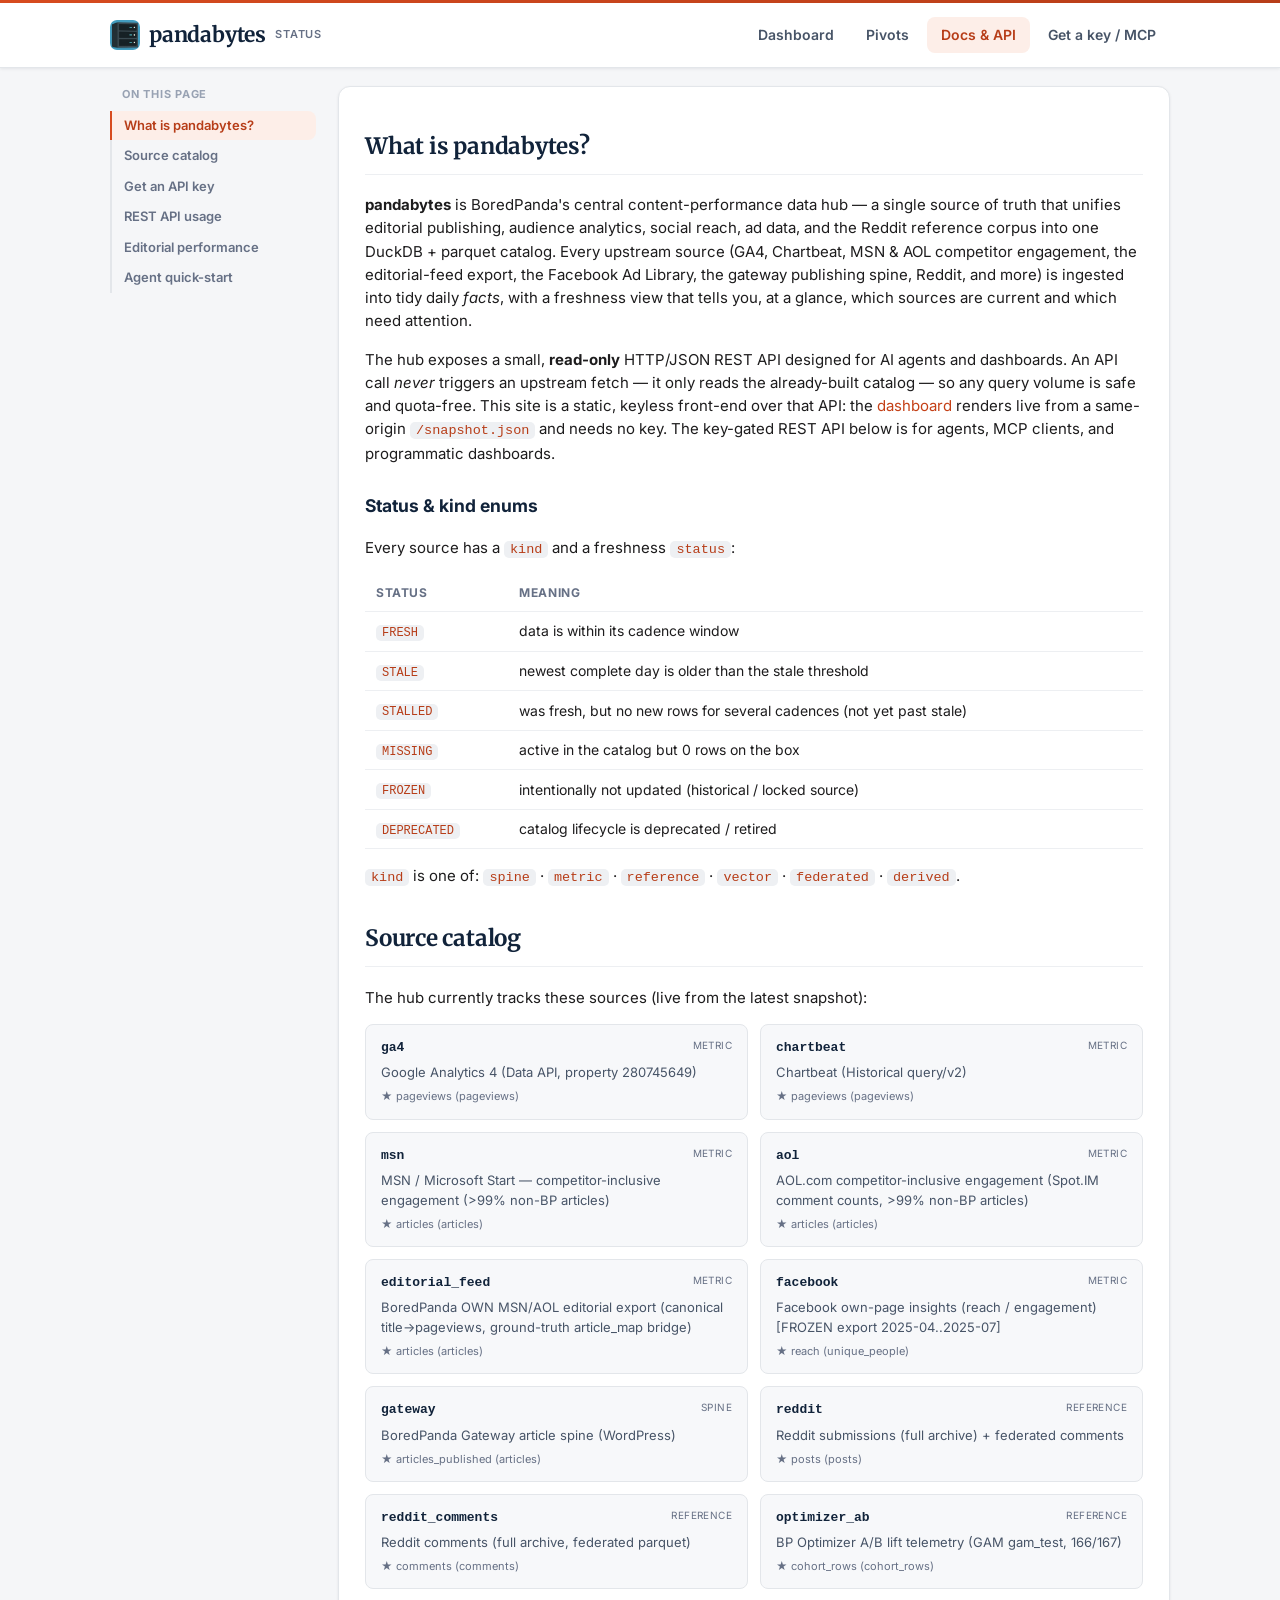
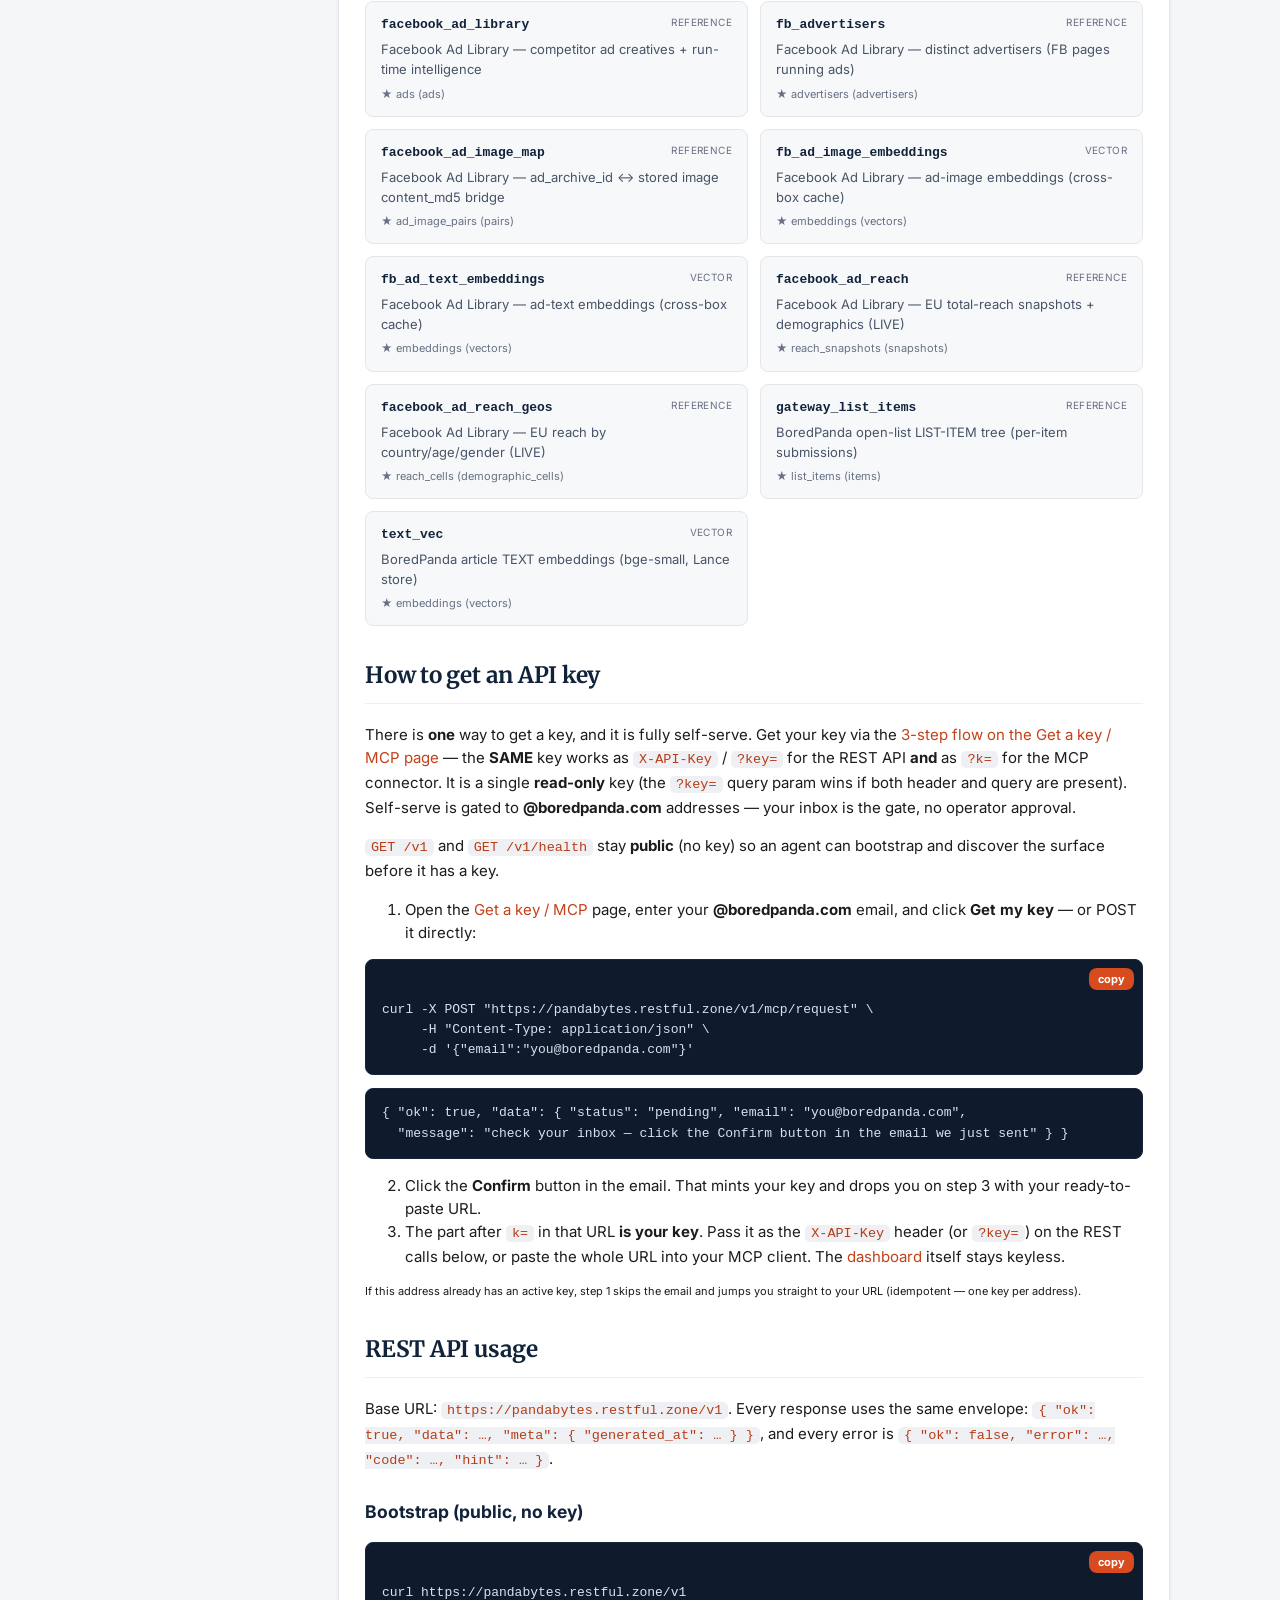
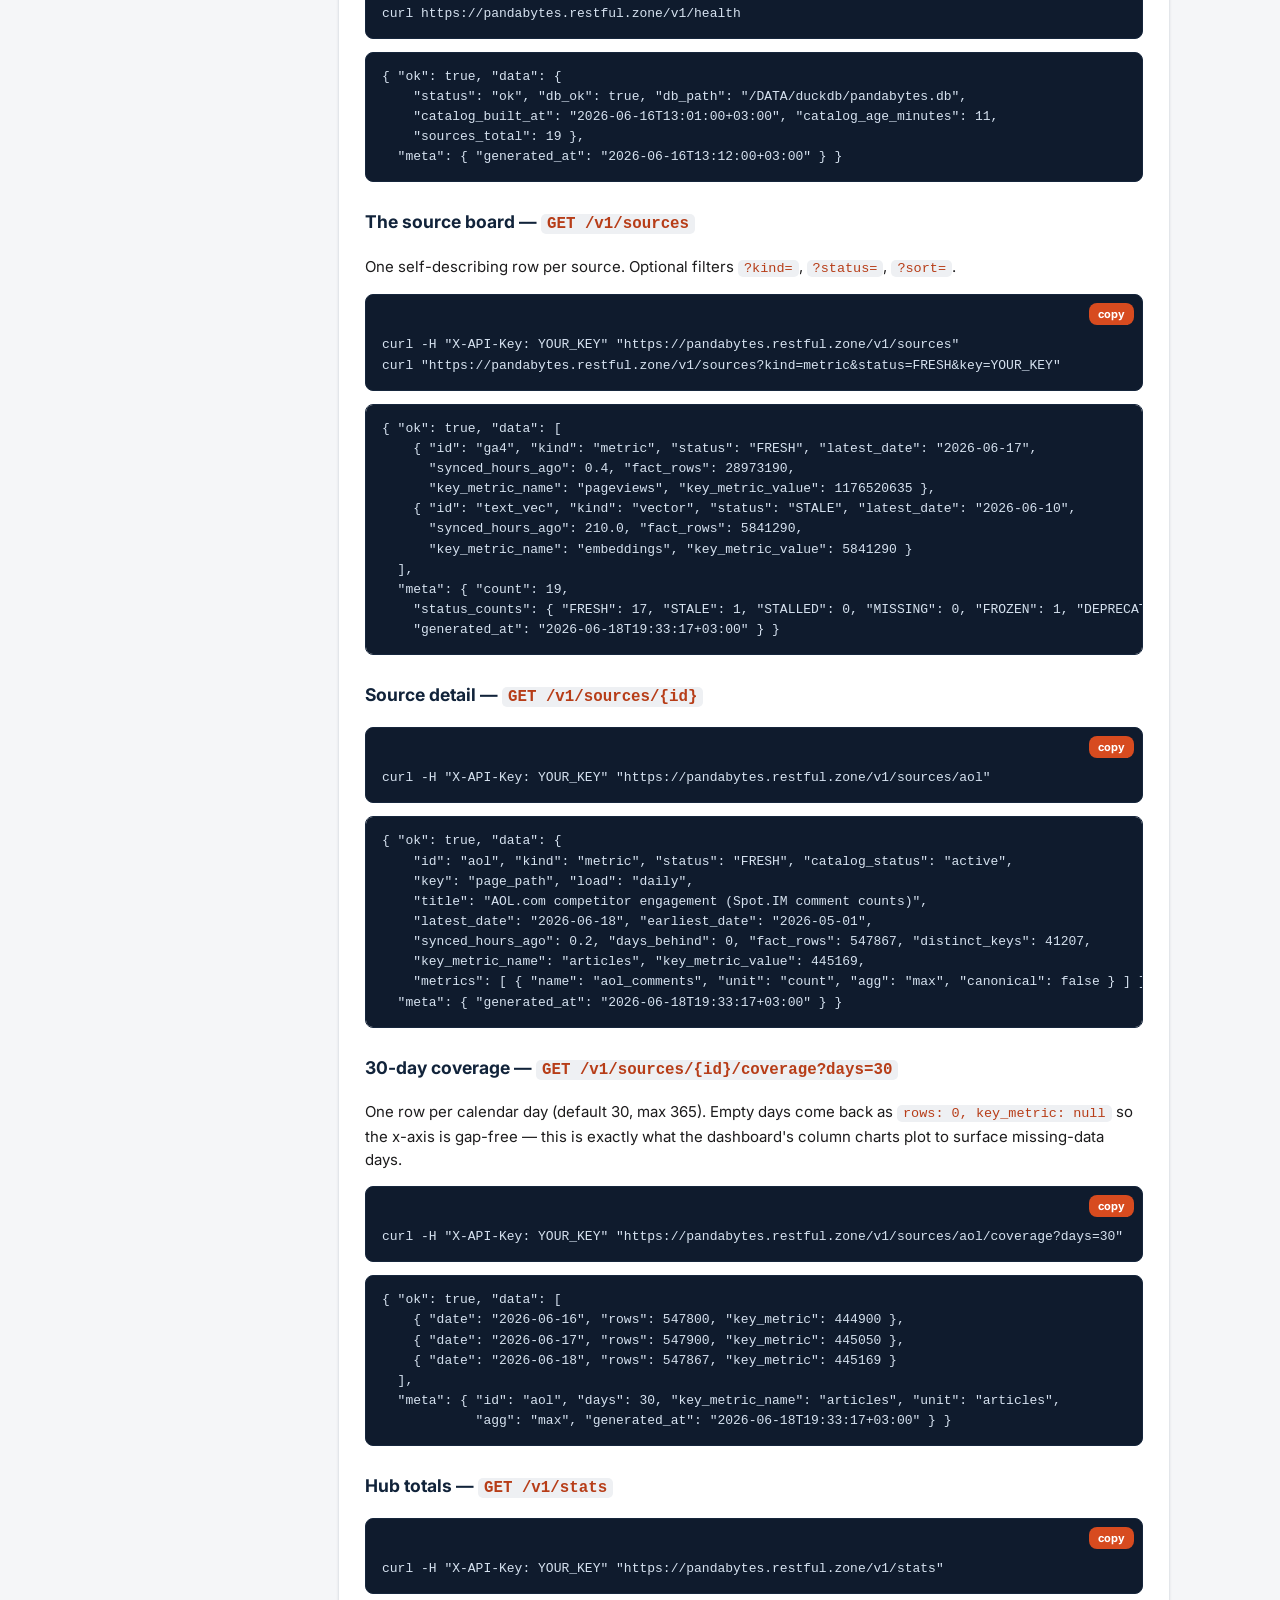
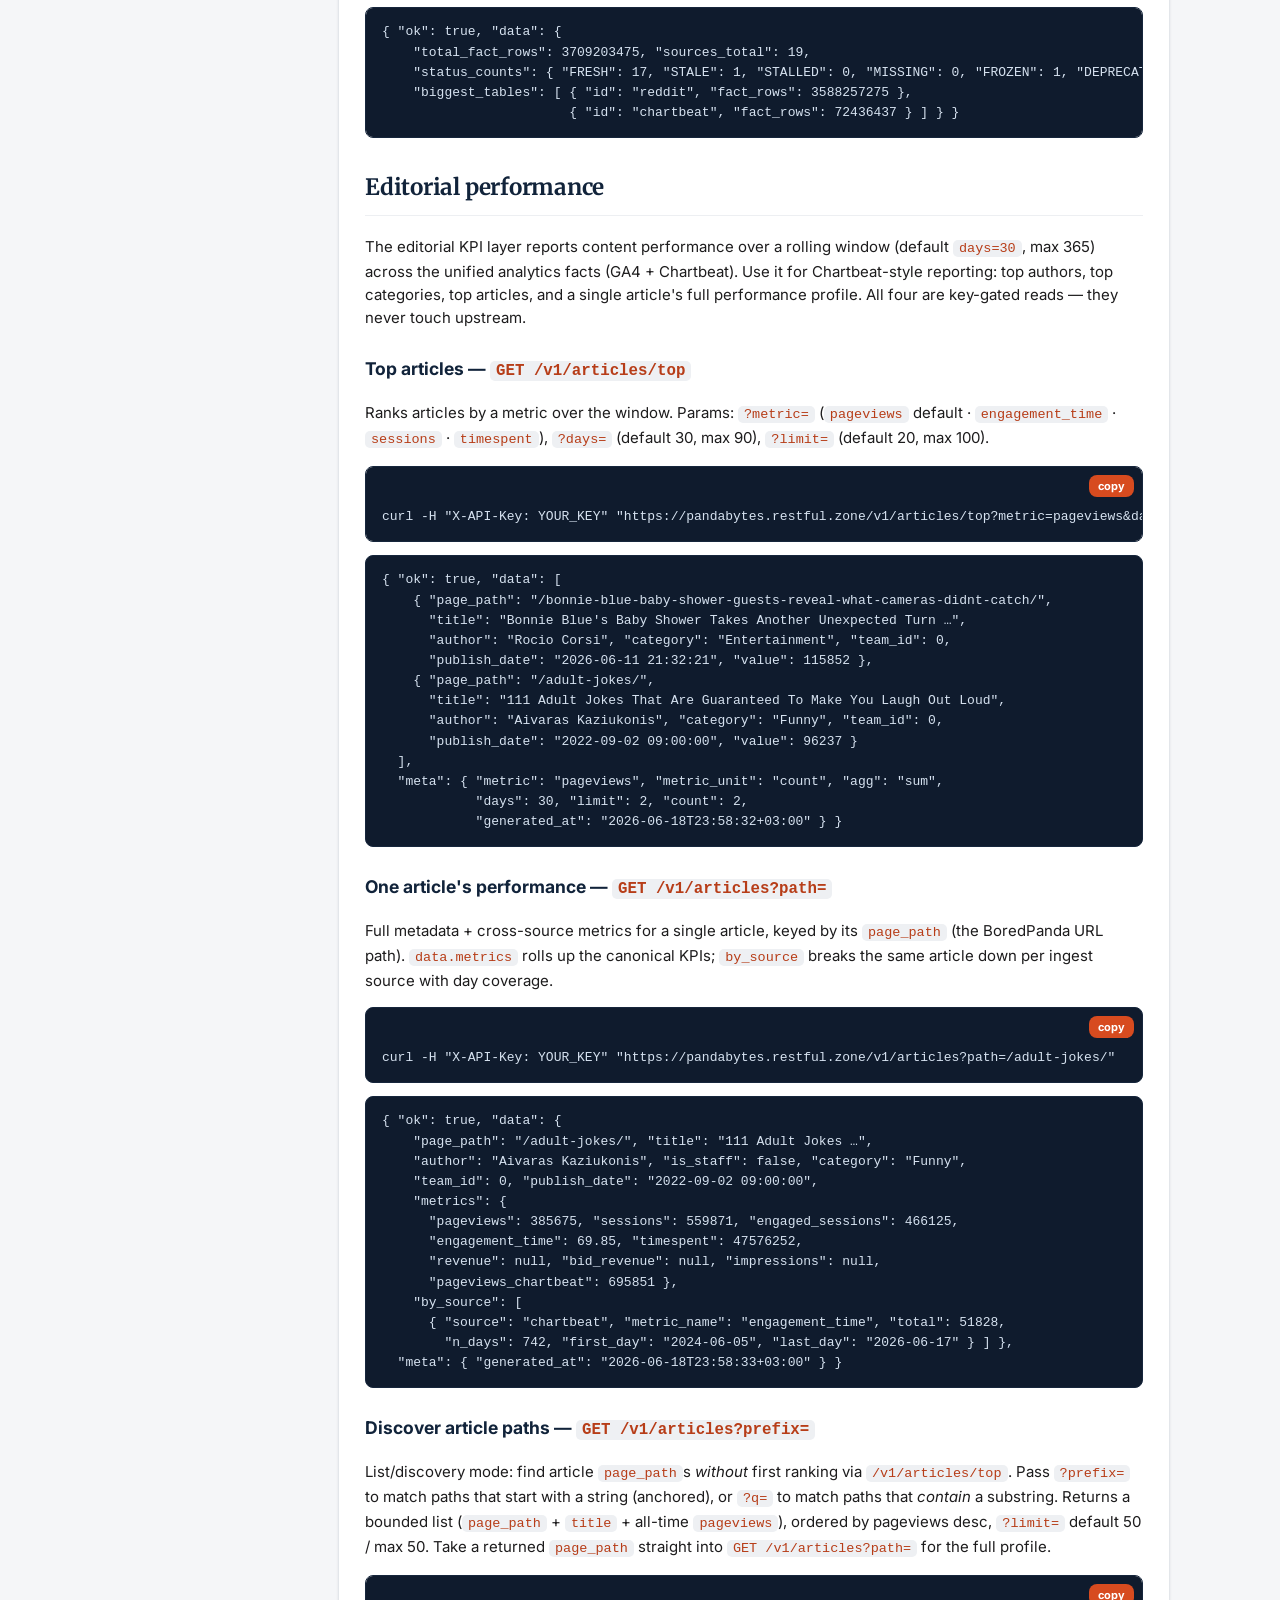
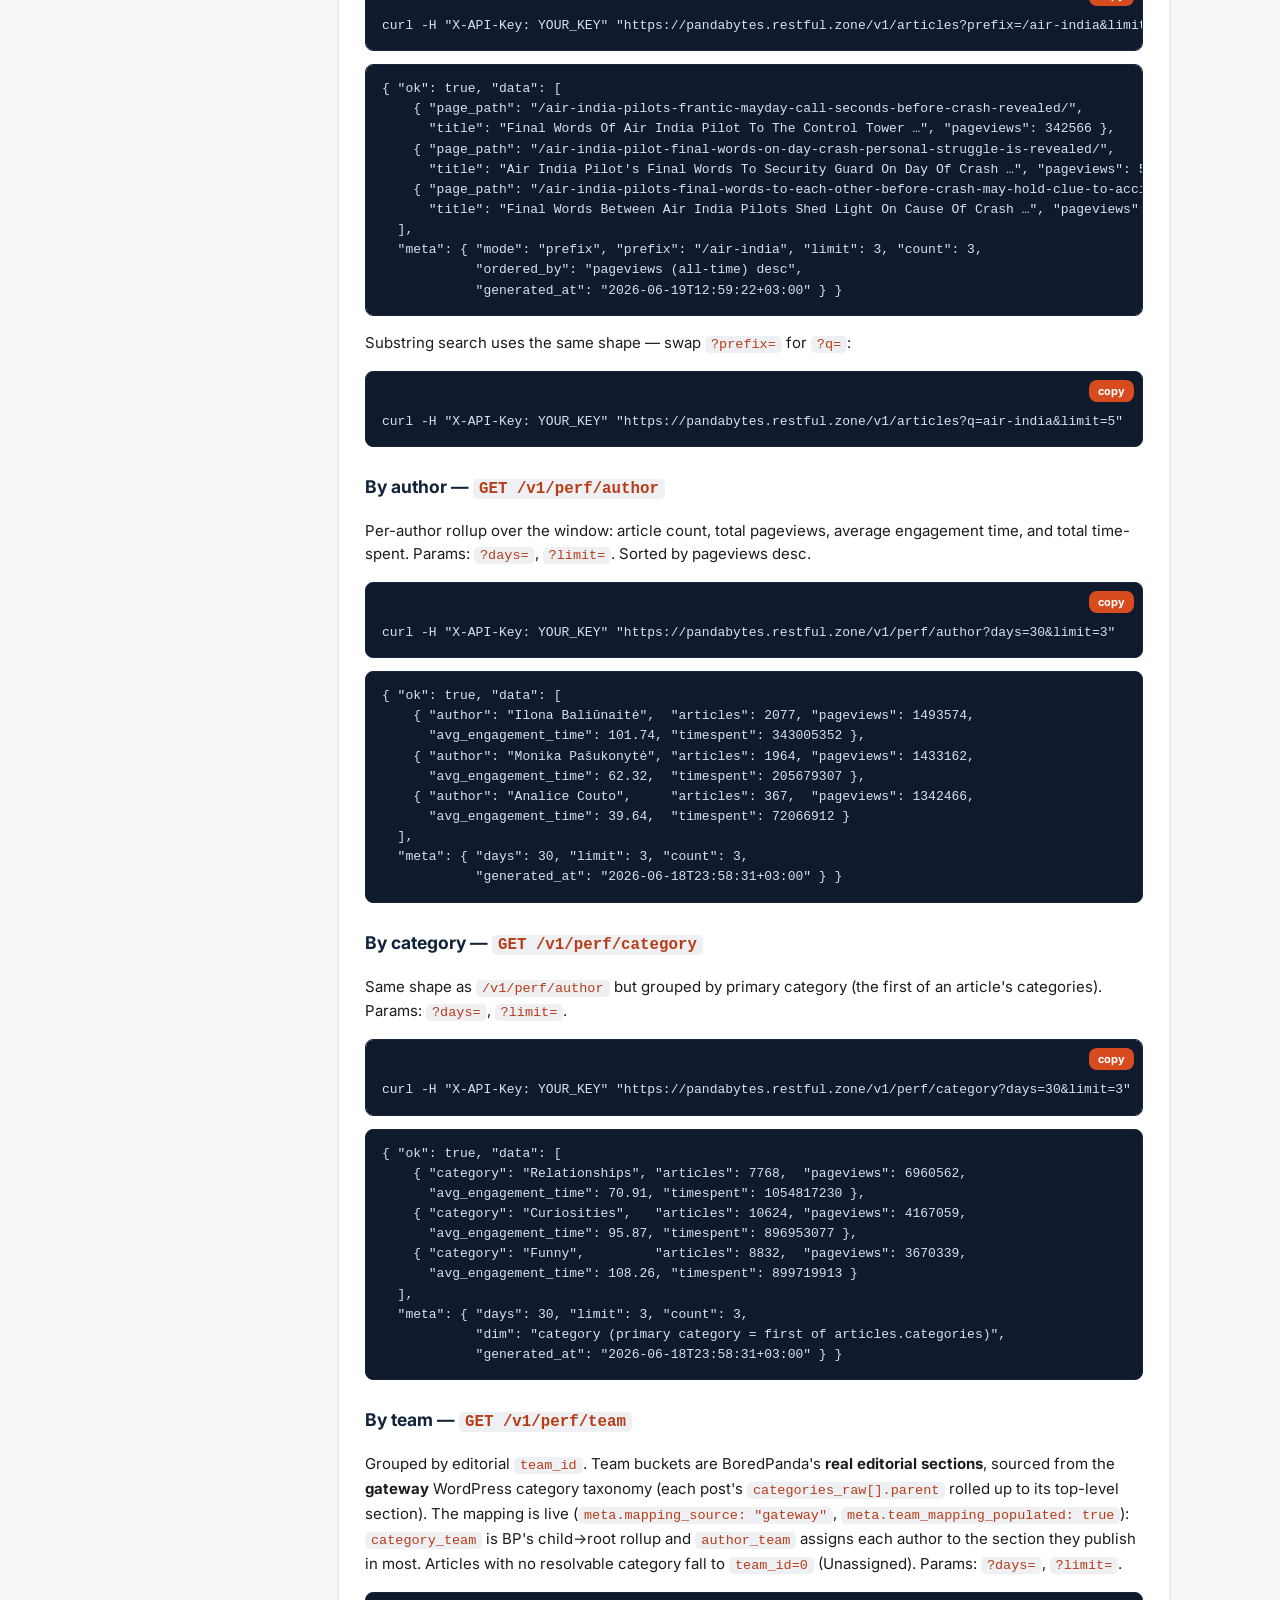
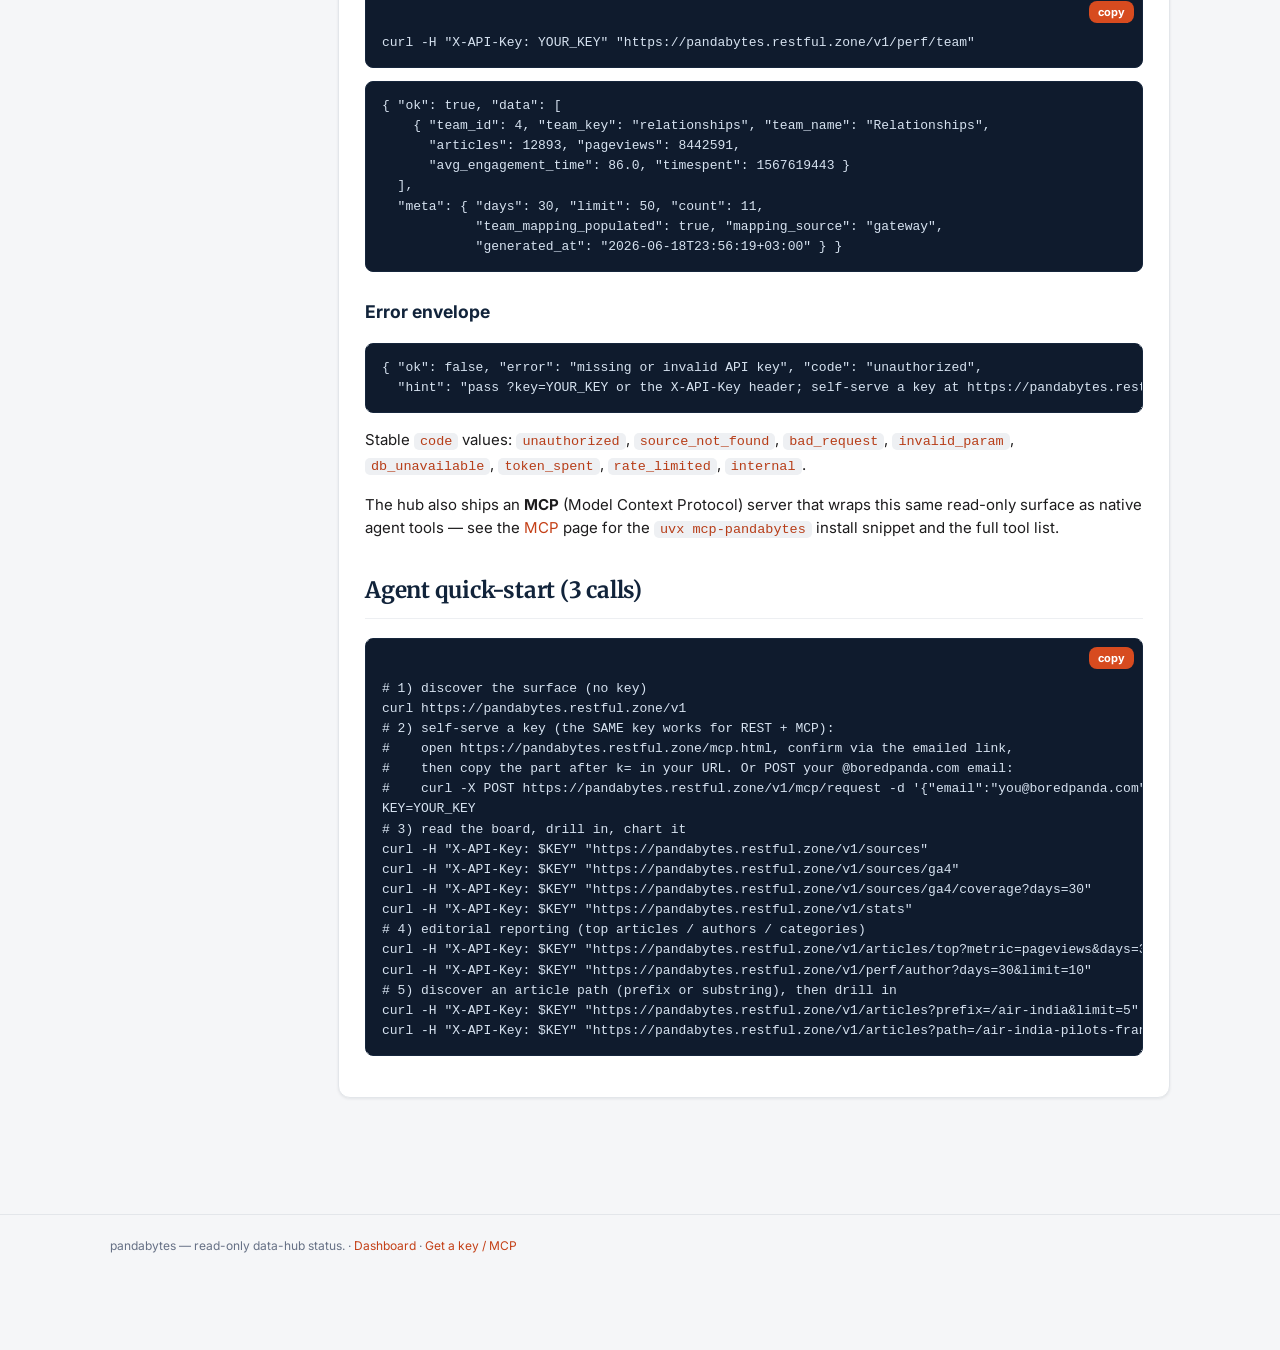
<file: docs.html>
<!doctype html>
<html lang="en">
<head>
  <meta charset="utf-8">
  <meta name="viewport" content="width=device-width, initial-scale=1">
  <title>pandabytes — docs &amp; REST API</title>
  <meta name="description" content="What pandabytes is, the source catalog, how to get an API key, and REST usage with curl + JSON examples. The MCP server install + tools live on the MCP page.">
  <link rel="icon" href="/favicon.ico">
  <link rel="icon" type="image/png" sizes="32x32" href="/assets/pb_logo_32.png">
  <link rel="icon" type="image/png" sizes="16x16" href="/assets/pb_logo_16.png">
  <link rel="apple-touch-icon" sizes="180x180" href="/assets/pb_logo_180.png">
  <link rel="preconnect" href="https://fonts.googleapis.com">
  <link rel="preconnect" href="https://fonts.gstatic.com" crossorigin>
  <link rel="stylesheet" href="https://fonts.googleapis.com/css2?family=Inter:wght@400;500;600;700;800&family=Merriweather:wght@700;900&display=swap">
  <link rel="stylesheet" href="assets/style.css">
</head>
<body>
  <header class="site">
    <div class="wrap">
      <div class="brand"><img class="brand-logo" src="/assets/pb_logo_96.png" alt="pandabytes" width="38" height="38"> pandabytes <small>status</small></div>
      <nav class="top">
        <a href="index.html">Dashboard</a>
        <a href="pivots.html">Pivots</a>
        <a href="docs.html" class="active">Docs &amp; API</a>
        <a href="mcp.html">Get a key / MCP</a>
      </nav>
    </div>
  </header>

  <h1 class="sr-only">pandabytes — docs &amp; REST API</h1>
  <main class="wrap doc-layout">
    <!-- in-page section nav: sticky on desktop, a horizontal scroll-strip on mobile.
         Keyless, additive. Links jump to the H2 ids below; scroll-spy (app.js) marks
         the section currently in view. -->
    <aside class="doc-toc" aria-label="On this page">
      <div class="doc-toc-title">On this page</div>
      <nav class="doc-toc-nav">
        <a href="#what">What is pandabytes?</a>
        <a href="#catalog">Source catalog</a>
        <a href="#getkey">Get an API key</a>
        <a href="#rest">REST API usage</a>
        <a href="#editorial">Editorial performance</a>
        <a href="#quickstart">Agent quick-start</a>
      </nav>
    </aside>
    <div class="doc">
      <h2 id="what">What is pandabytes?</h2>
      <p><b>pandabytes</b> is BoredPanda's central content-performance data hub — a single source of
        truth that unifies editorial publishing, audience analytics, social reach, ad data, and the
        Reddit reference corpus into one DuckDB + parquet catalog. Every upstream source (GA4,
        Chartbeat, MSN &amp; AOL competitor engagement, the editorial-feed export, the Facebook Ad
        Library, the gateway publishing spine, Reddit, and more) is ingested into tidy daily
        <i>facts</i>, with a freshness view that tells you, at a glance, which sources are current and
        which need attention.</p>
      <p>The hub exposes a small, <b>read-only</b> HTTP/JSON REST API designed for AI agents and
        dashboards. An API call <i>never</i> triggers an upstream fetch — it only reads the
        already-built catalog — so any query volume is safe and quota-free. This site is a static,
        keyless front-end over that API: the <a href="index.html">dashboard</a> renders live from a
        same-origin <code>/snapshot.json</code> and needs no key. The key-gated REST API below is for
        agents, MCP clients, and programmatic dashboards.</p>

      <h3 id="status-enums">Status &amp; kind enums</h3>
      <p>Every source has a <code>kind</code> and a freshness <code>status</code>:</p>
      <table>
        <tr><th>status</th><th>meaning</th></tr>
        <tr><td><code>FRESH</code></td><td>data is within its cadence window</td></tr>
        <tr><td><code>STALE</code></td><td>newest complete day is older than the stale threshold</td></tr>
        <tr><td><code>STALLED</code></td><td>was fresh, but no new rows for several cadences (not yet past stale)</td></tr>
        <tr><td><code>MISSING</code></td><td>active in the catalog but 0 rows on the box</td></tr>
        <tr><td><code>FROZEN</code></td><td>intentionally not updated (historical / locked source)</td></tr>
        <tr><td><code>DEPRECATED</code></td><td>catalog lifecycle is deprecated / retired</td></tr>
      </table>
      <p><code>kind</code> is one of: <code>spine</code> · <code>metric</code> · <code>reference</code> ·
        <code>vector</code> · <code>federated</code> · <code>derived</code>.</p>

      <h2 id="catalog">Source catalog</h2>
      <p>The hub currently tracks these sources (live from the latest snapshot):</p>
      <div id="catalog-grid" class="catalog-grid"></div>

      <h2 id="getkey">How to get an API key</h2>
      <p>There is <b>one</b> way to get a key, and it is fully self-serve. Get your key via the
        <a href="mcp.html">3-step flow on the Get a key / MCP page</a> — the <b>SAME</b> key works as
        <code>X-API-Key</code> / <code>?key=</code> for the REST API <b>and</b> as <code>?k=</code> for
        the MCP connector. It is a single <b>read-only</b> key (the <code>?key=</code> query param wins if
        both header and query are present). Self-serve is gated to <b>@boredpanda.com</b> addresses —
        your inbox is the gate, no operator approval.</p>
      <p><code>GET /v1</code> and <code>GET /v1/health</code> stay <b>public</b> (no key) so an agent can
        bootstrap and discover the surface before it has a key.</p>
      <ol>
        <li>Open the <a href="mcp.html">Get a key / MCP</a> page, enter your <b>@boredpanda.com</b> email,
          and click <b>Get my key</b> — or POST it directly:</li>
      </ol>
      <pre><button class="btn copybtn" onclick="PB.copyToClipboard(this)">copy</button><code>curl -X POST "https://pandabytes.restful.zone/v1/mcp/request" \
     -H "Content-Type: application/json" \
     -d '{"email":"you@boredpanda.com"}'</code></pre>
      <pre><code>{ "ok": true, "data": { "status": "pending", "email": "you@boredpanda.com",
  "message": "check your inbox — click the Confirm button in the email we just sent" } }</code></pre>
      <ol start="2">
        <li>Click the <b>Confirm</b> button in the email. That mints your key and drops you on step&nbsp;3
          with your ready-to-paste URL.</li>
        <li>The part after <code>k=</code> in that URL <b>is your key</b>. Pass it as the
          <code>X-API-Key</code> header (or <code>?key=</code>) on the REST calls below, or paste the whole
          URL into your MCP client. The <a href="index.html">dashboard</a> itself stays keyless.</li>
      </ol>
      <p class="tip">If this address already has an active key, step&nbsp;1 skips the email and jumps you
        straight to your URL (idempotent — one key per address).</p>

      <h2 id="rest">REST API usage</h2>
      <p>Base URL: <code>https://pandabytes.restful.zone/v1</code>. Every response uses the same envelope:
        <code>{ "ok": true, "data": …, "meta": { "generated_at": … } }</code>, and every error is
        <code>{ "ok": false, "error": …, "code": …, "hint": … }</code>.</p>

      <h3 id="rest-bootstrap">Bootstrap (public, no key)</h3>
      <pre><button class="btn copybtn" onclick="PB.copyToClipboard(this)">copy</button><code>curl https://pandabytes.restful.zone/v1
curl https://pandabytes.restful.zone/v1/health</code></pre>
      <pre><code>{ "ok": true, "data": {
    "status": "ok", "db_ok": true, "db_path": "/DATA/duckdb/pandabytes.db",
    "catalog_built_at": "2026-06-16T13:01:00+03:00", "catalog_age_minutes": 11,
    "sources_total": 19 },
  "meta": { "generated_at": "2026-06-16T13:12:00+03:00" } }</code></pre>

      <h3 id="get-sources">The source board — <code>GET /v1/sources</code></h3>
      <p>One self-describing row per source. Optional filters <code>?kind=</code>, <code>?status=</code>, <code>?sort=</code>.</p>
      <pre><button class="btn copybtn" onclick="PB.copyToClipboard(this)">copy</button><code>curl -H "X-API-Key: YOUR_KEY" "https://pandabytes.restful.zone/v1/sources"
curl "https://pandabytes.restful.zone/v1/sources?kind=metric&status=FRESH&key=YOUR_KEY"</code></pre>
      <pre><code>{ "ok": true, "data": [
    { "id": "ga4", "kind": "metric", "status": "FRESH", "latest_date": "2026-06-17",
      "synced_hours_ago": 0.4, "fact_rows": 28973190,
      "key_metric_name": "pageviews", "key_metric_value": 1176520635 },
    { "id": "text_vec", "kind": "vector", "status": "STALE", "latest_date": "2026-06-10",
      "synced_hours_ago": 210.0, "fact_rows": 5841290,
      "key_metric_name": "embeddings", "key_metric_value": 5841290 }
  ],
  "meta": { "count": 19,
    "status_counts": { "FRESH": 17, "STALE": 1, "STALLED": 0, "MISSING": 0, "FROZEN": 1, "DEPRECATED": 0 },
    "generated_at": "2026-06-18T19:33:17+03:00" } }</code></pre>

      <h3 id="get-source-detail">Source detail — <code>GET /v1/sources/{id}</code></h3>
      <pre><button class="btn copybtn" onclick="PB.copyToClipboard(this)">copy</button><code>curl -H "X-API-Key: YOUR_KEY" "https://pandabytes.restful.zone/v1/sources/aol"</code></pre>
      <pre><code>{ "ok": true, "data": {
    "id": "aol", "kind": "metric", "status": "FRESH", "catalog_status": "active",
    "key": "page_path", "load": "daily",
    "title": "AOL.com competitor engagement (Spot.IM comment counts)",
    "latest_date": "2026-06-18", "earliest_date": "2026-05-01",
    "synced_hours_ago": 0.2, "days_behind": 0, "fact_rows": 547867, "distinct_keys": 41207,
    "key_metric_name": "articles", "key_metric_value": 445169,
    "metrics": [ { "name": "aol_comments", "unit": "count", "agg": "max", "canonical": false } ] },
  "meta": { "generated_at": "2026-06-18T19:33:17+03:00" } }</code></pre>

      <h3 id="get-coverage">30-day coverage — <code>GET /v1/sources/{id}/coverage?days=30</code></h3>
      <p>One row per calendar day (default 30, max 365). Empty days come back as
        <code>rows: 0, key_metric: null</code> so the x-axis is gap-free — this is exactly what the
        dashboard's column charts plot to surface missing-data days.</p>
      <pre><button class="btn copybtn" onclick="PB.copyToClipboard(this)">copy</button><code>curl -H "X-API-Key: YOUR_KEY" "https://pandabytes.restful.zone/v1/sources/aol/coverage?days=30"</code></pre>
      <pre><code>{ "ok": true, "data": [
    { "date": "2026-06-16", "rows": 547800, "key_metric": 444900 },
    { "date": "2026-06-17", "rows": 547900, "key_metric": 445050 },
    { "date": "2026-06-18", "rows": 547867, "key_metric": 445169 }
  ],
  "meta": { "id": "aol", "days": 30, "key_metric_name": "articles", "unit": "articles",
            "agg": "max", "generated_at": "2026-06-18T19:33:17+03:00" } }</code></pre>

      <h3 id="get-stats">Hub totals — <code>GET /v1/stats</code></h3>
      <pre><button class="btn copybtn" onclick="PB.copyToClipboard(this)">copy</button><code>curl -H "X-API-Key: YOUR_KEY" "https://pandabytes.restful.zone/v1/stats"</code></pre>
      <pre><code>{ "ok": true, "data": {
    "total_fact_rows": 3709203475, "sources_total": 19,
    "status_counts": { "FRESH": 17, "STALE": 1, "STALLED": 0, "MISSING": 0, "FROZEN": 1, "DEPRECATED": 0 },
    "biggest_tables": [ { "id": "reddit", "fact_rows": 3588257275 },
                        { "id": "chartbeat", "fact_rows": 72436437 } ] } }</code></pre>

      <h2 id="editorial">Editorial performance</h2>
      <p>The editorial KPI layer reports content performance over a rolling window (default
        <code>days=30</code>, max 365) across the unified analytics facts (GA4 + Chartbeat). Use it for
        Chartbeat-style reporting: top authors, top categories, top articles, and a single article's
        full performance profile. All four are key-gated reads — they never touch upstream.</p>

      <h3 id="get-articles-top">Top articles — <code>GET /v1/articles/top</code></h3>
      <p>Ranks articles by a metric over the window. Params: <code>?metric=</code> (<code>pageviews</code>
        default · <code>engagement_time</code> · <code>sessions</code> · <code>timespent</code>),
        <code>?days=</code> (default 30, max 90), <code>?limit=</code> (default 20, max 100).</p>
      <pre><button class="btn copybtn" onclick="PB.copyToClipboard(this)">copy</button><code>curl -H "X-API-Key: YOUR_KEY" "https://pandabytes.restful.zone/v1/articles/top?metric=pageviews&days=30&limit=2"</code></pre>
      <pre><code>{ "ok": true, "data": [
    { "page_path": "/bonnie-blue-baby-shower-guests-reveal-what-cameras-didnt-catch/",
      "title": "Bonnie Blue's Baby Shower Takes Another Unexpected Turn …",
      "author": "Rocio Corsi", "category": "Entertainment", "team_id": 0,
      "publish_date": "2026-06-11 21:32:21", "value": 115852 },
    { "page_path": "/adult-jokes/",
      "title": "111 Adult Jokes That Are Guaranteed To Make You Laugh Out Loud",
      "author": "Aivaras Kaziukonis", "category": "Funny", "team_id": 0,
      "publish_date": "2022-09-02 09:00:00", "value": 96237 }
  ],
  "meta": { "metric": "pageviews", "metric_unit": "count", "agg": "sum",
            "days": 30, "limit": 2, "count": 2,
            "generated_at": "2026-06-18T23:58:32+03:00" } }</code></pre>

      <h3 id="get-article">One article's performance — <code>GET /v1/articles?path=</code></h3>
      <p>Full metadata + cross-source metrics for a single article, keyed by its <code>page_path</code>
        (the BoredPanda URL path). <code>data.metrics</code> rolls up the canonical KPIs; <code>by_source</code>
        breaks the same article down per ingest source with day coverage.</p>
      <pre><button class="btn copybtn" onclick="PB.copyToClipboard(this)">copy</button><code>curl -H "X-API-Key: YOUR_KEY" "https://pandabytes.restful.zone/v1/articles?path=/adult-jokes/"</code></pre>
      <pre><code>{ "ok": true, "data": {
    "page_path": "/adult-jokes/", "title": "111 Adult Jokes …",
    "author": "Aivaras Kaziukonis", "is_staff": false, "category": "Funny",
    "team_id": 0, "publish_date": "2022-09-02 09:00:00",
    "metrics": {
      "pageviews": 385675, "sessions": 559871, "engaged_sessions": 466125,
      "engagement_time": 69.85, "timespent": 47576252,
      "revenue": null, "bid_revenue": null, "impressions": null,
      "pageviews_chartbeat": 695851 },
    "by_source": [
      { "source": "chartbeat", "metric_name": "engagement_time", "total": 51828,
        "n_days": 742, "first_day": "2024-06-05", "last_day": "2026-06-17" } ] },
  "meta": { "generated_at": "2026-06-18T23:58:33+03:00" } }</code></pre>

      <h3 id="get-articles-discover">Discover article paths — <code>GET /v1/articles?prefix=</code></h3>
      <p>List/discovery mode: find article <code>page_path</code>s <em>without</em> first ranking via
        <code>/v1/articles/top</code>. Pass <code>?prefix=</code> to match paths that start with a string
        (anchored), or <code>?q=</code> to match paths that <em>contain</em> a substring. Returns a bounded
        list (<code>page_path</code> + <code>title</code> + all-time <code>pageviews</code>), ordered by
        pageviews desc, <code>?limit=</code> default&nbsp;50 / max&nbsp;50. Take a returned
        <code>page_path</code> straight into <code>GET /v1/articles?path=</code> for the full profile.</p>
      <pre><button class="btn copybtn" onclick="PB.copyToClipboard(this)">copy</button><code>curl -H "X-API-Key: YOUR_KEY" "https://pandabytes.restful.zone/v1/articles?prefix=/air-india&limit=3"</code></pre>
      <pre><code>{ "ok": true, "data": [
    { "page_path": "/air-india-pilots-frantic-mayday-call-seconds-before-crash-revealed/",
      "title": "Final Words Of Air India Pilot To The Control Tower …", "pageviews": 342566 },
    { "page_path": "/air-india-pilot-final-words-on-day-crash-personal-struggle-is-revealed/",
      "title": "Air India Pilot's Final Words To Security Guard On Day Of Crash …", "pageviews": 55424 },
    { "page_path": "/air-india-pilots-final-words-to-each-other-before-crash-may-hold-clue-to-accident-cause/",
      "title": "Final Words Between Air India Pilots Shed Light On Cause Of Crash …", "pageviews": 48024 }
  ],
  "meta": { "mode": "prefix", "prefix": "/air-india", "limit": 3, "count": 3,
            "ordered_by": "pageviews (all-time) desc",
            "generated_at": "2026-06-19T12:59:22+03:00" } }</code></pre>
      <p>Substring search uses the same shape — swap <code>?prefix=</code> for <code>?q=</code>:</p>
      <pre><button class="btn copybtn" onclick="PB.copyToClipboard(this)">copy</button><code>curl -H "X-API-Key: YOUR_KEY" "https://pandabytes.restful.zone/v1/articles?q=air-india&limit=5"</code></pre>

      <h3 id="get-perf-author">By author — <code>GET /v1/perf/author</code></h3>
      <p>Per-author rollup over the window: article count, total pageviews, average engagement time, and
        total time-spent. Params: <code>?days=</code>, <code>?limit=</code>. Sorted by pageviews desc.</p>
      <pre><button class="btn copybtn" onclick="PB.copyToClipboard(this)">copy</button><code>curl -H "X-API-Key: YOUR_KEY" "https://pandabytes.restful.zone/v1/perf/author?days=30&limit=3"</code></pre>
      <pre><code>{ "ok": true, "data": [
    { "author": "Ilona Baliūnaitė",  "articles": 2077, "pageviews": 1493574,
      "avg_engagement_time": 101.74, "timespent": 343005352 },
    { "author": "Monika Pašukonytė", "articles": 1964, "pageviews": 1433162,
      "avg_engagement_time": 62.32,  "timespent": 205679307 },
    { "author": "Analice Couto",     "articles": 367,  "pageviews": 1342466,
      "avg_engagement_time": 39.64,  "timespent": 72066912 }
  ],
  "meta": { "days": 30, "limit": 3, "count": 3,
            "generated_at": "2026-06-18T23:58:31+03:00" } }</code></pre>

      <h3 id="get-perf-category">By category — <code>GET /v1/perf/category</code></h3>
      <p>Same shape as <code>/v1/perf/author</code> but grouped by primary category (the first of an
        article's categories). Params: <code>?days=</code>, <code>?limit=</code>.</p>
      <pre><button class="btn copybtn" onclick="PB.copyToClipboard(this)">copy</button><code>curl -H "X-API-Key: YOUR_KEY" "https://pandabytes.restful.zone/v1/perf/category?days=30&limit=3"</code></pre>
      <pre><code>{ "ok": true, "data": [
    { "category": "Relationships", "articles": 7768,  "pageviews": 6960562,
      "avg_engagement_time": 70.91, "timespent": 1054817230 },
    { "category": "Curiosities",   "articles": 10624, "pageviews": 4167059,
      "avg_engagement_time": 95.87, "timespent": 896953077 },
    { "category": "Funny",         "articles": 8832,  "pageviews": 3670339,
      "avg_engagement_time": 108.26, "timespent": 899719913 }
  ],
  "meta": { "days": 30, "limit": 3, "count": 3,
            "dim": "category (primary category = first of articles.categories)",
            "generated_at": "2026-06-18T23:58:31+03:00" } }</code></pre>

      <h3 id="get-perf-team">By team — <code>GET /v1/perf/team</code></h3>
      <p>Grouped by editorial <code>team_id</code>. Team buckets are BoredPanda's <b>real editorial
        sections</b>, sourced from the <b>gateway</b> WordPress category taxonomy (each post's
        <code>categories_raw[].parent</code> rolled up to its top-level section). The mapping is live
        (<code>meta.mapping_source: "gateway"</code>, <code>meta.team_mapping_populated: true</code>):
        <code>category_team</code> is BP's child&rarr;root rollup and <code>author_team</code> assigns each
        author to the section they publish in most. Articles with no resolvable category fall to
        <code>team_id=0</code> (Unassigned). Params: <code>?days=</code>, <code>?limit=</code>.</p>
      <pre><button class="btn copybtn" onclick="PB.copyToClipboard(this)">copy</button><code>curl -H "X-API-Key: YOUR_KEY" "https://pandabytes.restful.zone/v1/perf/team"</code></pre>
      <pre><code>{ "ok": true, "data": [
    { "team_id": 4, "team_key": "relationships", "team_name": "Relationships",
      "articles": 12893, "pageviews": 8442591,
      "avg_engagement_time": 86.0, "timespent": 1567619443 }
  ],
  "meta": { "days": 30, "limit": 50, "count": 11,
            "team_mapping_populated": true, "mapping_source": "gateway",
            "generated_at": "2026-06-18T23:56:19+03:00" } }</code></pre>

      <h3 id="error-envelope">Error envelope</h3>
      <pre><code>{ "ok": false, "error": "missing or invalid API key", "code": "unauthorized",
  "hint": "pass ?key=YOUR_KEY or the X-API-Key header; self-serve a key at https://pandabytes.restful.zone/mcp.html" }</code></pre>
      <p>Stable <code>code</code> values: <code>unauthorized</code>, <code>source_not_found</code>,
        <code>bad_request</code>, <code>invalid_param</code>, <code>db_unavailable</code>,
        <code>token_spent</code>, <code>rate_limited</code>, <code>internal</code>.</p>

      <p>The hub also ships an <b>MCP</b> (Model Context Protocol) server that wraps this same
        read-only surface as native agent tools — see the <a href="mcp.html">MCP</a> page for the
        <code>uvx mcp-pandabytes</code> install snippet and the full tool list.</p>

      <h2 id="quickstart">Agent quick-start (3 calls)</h2>
      <pre><button class="btn copybtn" onclick="PB.copyToClipboard(this)">copy</button><code># 1) discover the surface (no key)
curl https://pandabytes.restful.zone/v1
# 2) self-serve a key (the SAME key works for REST + MCP):
#    open https://pandabytes.restful.zone/mcp.html, confirm via the emailed link,
#    then copy the part after k= in your URL. Or POST your @boredpanda.com email:
#    curl -X POST https://pandabytes.restful.zone/v1/mcp/request -d '{"email":"you@boredpanda.com"}'
KEY=YOUR_KEY
# 3) read the board, drill in, chart it
curl -H "X-API-Key: $KEY" "https://pandabytes.restful.zone/v1/sources"
curl -H "X-API-Key: $KEY" "https://pandabytes.restful.zone/v1/sources/ga4"
curl -H "X-API-Key: $KEY" "https://pandabytes.restful.zone/v1/sources/ga4/coverage?days=30"
curl -H "X-API-Key: $KEY" "https://pandabytes.restful.zone/v1/stats"
# 4) editorial reporting (top articles / authors / categories)
curl -H "X-API-Key: $KEY" "https://pandabytes.restful.zone/v1/articles/top?metric=pageviews&days=30"
curl -H "X-API-Key: $KEY" "https://pandabytes.restful.zone/v1/perf/author?days=30&limit=10"
# 5) discover an article path (prefix or substring), then drill in
curl -H "X-API-Key: $KEY" "https://pandabytes.restful.zone/v1/articles?prefix=/air-india&limit=5"
curl -H "X-API-Key: $KEY" "https://pandabytes.restful.zone/v1/articles?path=/air-india-pilots-frantic-mayday-call-seconds-before-crash-revealed/"</code></pre>
    </div>
  </main>

  <footer class="site"><div class="wrap">
    pandabytes — read-only data-hub status. · <a href="index.html">Dashboard</a> · <a href="mcp.html">Get a key / MCP</a>
  </div></footer>

  <script src="assets/app.js"></script>
  <script src="assets/catalog.js"></script>
  <script>
  (function () {
    const c = document.getElementById('catalog-grid');
    const cat = window.PB_CATALOG || [];
    c.innerHTML = cat.map(s => `
      <div class="catalog-card">
        <span class="ckind">${PB.esc(s.kind)}</span>
        <div class="cid">${PB.esc(s.id)}</div>
        <div class="clabel">${PB.esc(s.label)}</div>
        <div class="cmetric">★ ${PB.esc(s.key_metric_name)} <span class="tip">(${PB.esc(s.key_metric_unit)})</span></div>
      </div>`).join('');
  })();
  </script>
  <script>
  /* TOC scroll-spy: highlight the nav link for the H2 section currently in view.
     Vanilla IntersectionObserver, keyless, degrades to plain anchor links if
     unsupported. Smooth-scroll on click is handled by CSS scroll-behavior. */
  // hover/focus "#" deep-link anchors on every doc heading (keyless, keyboard-accessible)
  if (typeof PB !== 'undefined' && PB.initHeadingAnchors) PB.initHeadingAnchors();
  // on-theme "$ curl" copy button on every REST-endpoint H3 (paste-ready command)
  if (typeof PB !== 'undefined' && PB.initEndpointCurl) PB.initEndpointCurl();
  // if the page loaded with a #hash, the heading now carries a trailing anchor —
  // re-trigger the jump so scroll-margin-top is honored.
  if (location.hash) { const t = document.getElementById(location.hash.slice(1)); if (t) t.scrollIntoView(); }
  (function () {
    const toc = document.querySelector('.doc-toc-nav');
    if (!toc || !('IntersectionObserver' in window)) return;
    const links = Array.from(toc.querySelectorAll('a'));
    const byId = new Map(links.map(a => [a.getAttribute('href').slice(1), a]));
    const heads = links
      .map(a => document.getElementById(a.getAttribute('href').slice(1)))
      .filter(Boolean);
    if (!heads.length) return;
    const visible = new Set();
    const mark = () => {
      // pick the topmost section currently intersecting (or, if none, the last one
      // scrolled past) so exactly one link is active.
      let activeId = null;
      let best = Infinity;
      for (const id of visible) {
        const top = document.getElementById(id).getBoundingClientRect().top;
        if (top < best) { best = top; activeId = id; }
      }
      if (!activeId) return;
      links.forEach(a => a.classList.remove('active'));
      const a = byId.get(activeId);
      if (a) a.classList.add('active');
    };
    const obs = new IntersectionObserver((entries) => {
      for (const e of entries) {
        if (e.isIntersecting) visible.add(e.target.id);
        else visible.delete(e.target.id);
      }
      mark();
    }, { rootMargin: '-90px 0px -65% 0px', threshold: 0 });
    heads.forEach(h => obs.observe(h));
  })();
  </script>
</body>
</html>
</file>
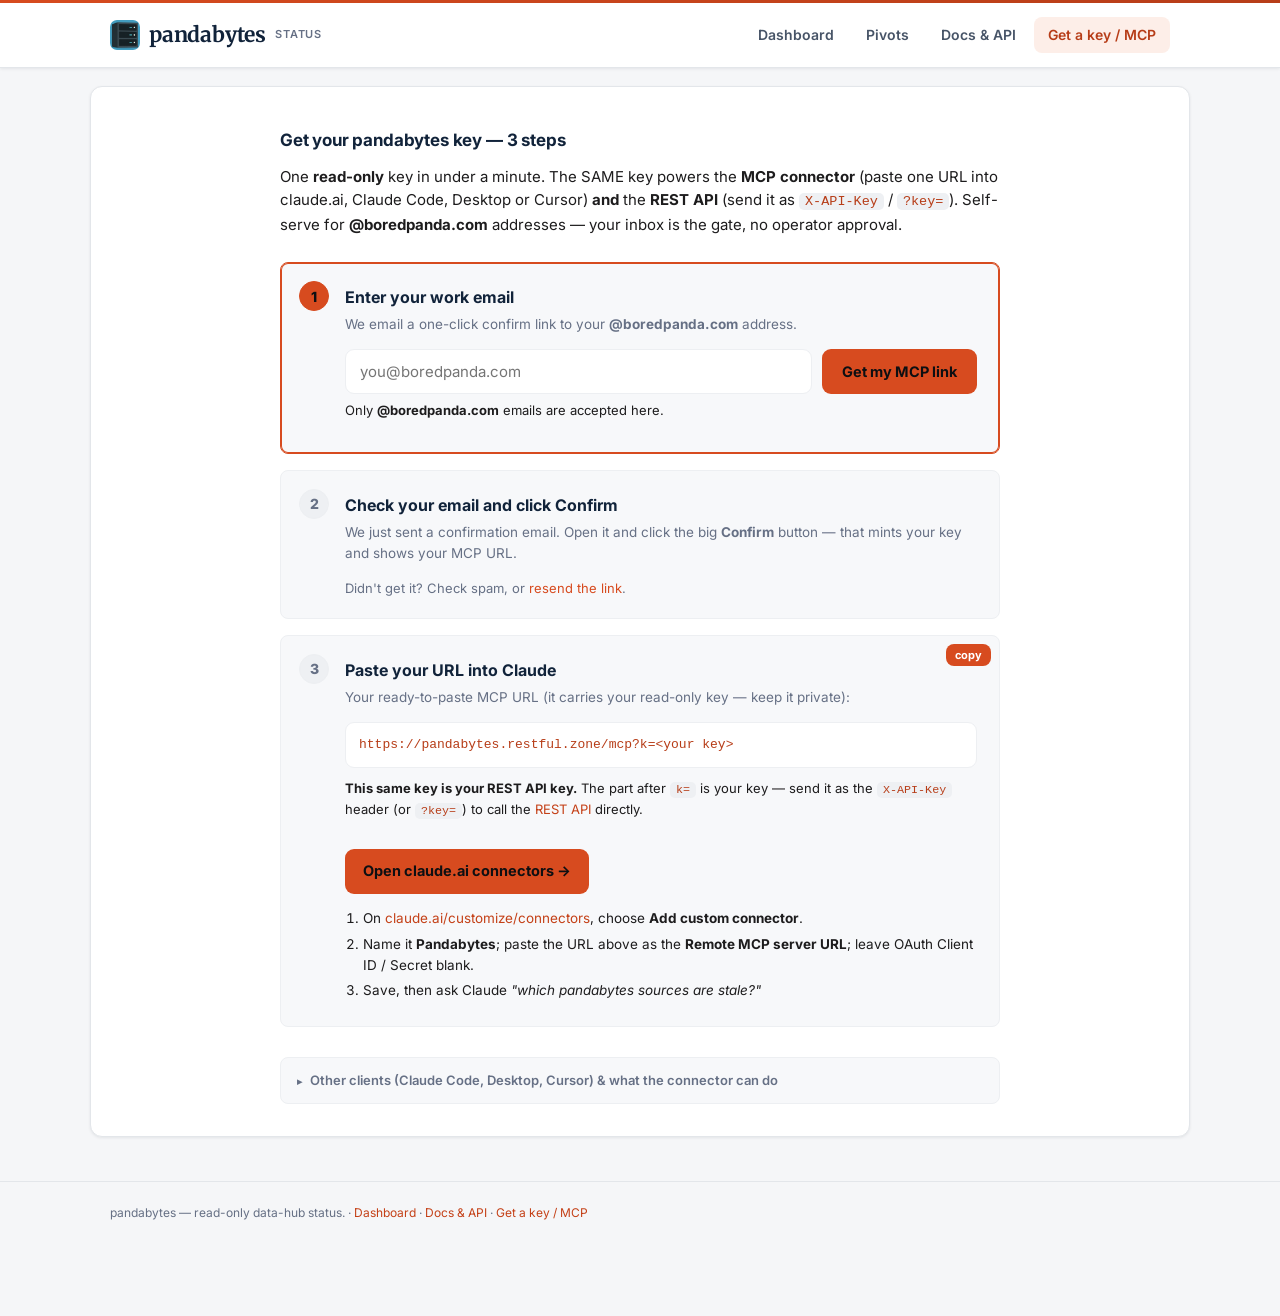
<file: mcp.html>
<!doctype html>
<html lang="en">
<head>
  <meta charset="utf-8">
  <meta name="viewport" content="width=device-width, initial-scale=1">
  <title>pandabytes — MCP quickstart</title>
  <meta name="description" content="Self-serve the pandabytes MCP connector in 3 steps: enter your @boredpanda.com email, confirm via the link we email you, then paste your ready-to-go MCP URL into claude.ai. Read-only, one URL, every client.">
  <link rel="icon" href="/favicon.ico">
  <link rel="icon" type="image/png" sizes="32x32" href="/assets/pb_logo_32.png">
  <link rel="icon" type="image/png" sizes="16x16" href="/assets/pb_logo_16.png">
  <link rel="apple-touch-icon" sizes="180x180" href="/assets/pb_logo_180.png">
  <link rel="preconnect" href="https://fonts.googleapis.com">
  <link rel="preconnect" href="https://fonts.gstatic.com" crossorigin>
  <link rel="stylesheet" href="https://fonts.googleapis.com/css2?family=Inter:wght@400;500;600;700;800&family=Merriweather:wght@700;900&display=swap">
  <link rel="stylesheet" href="assets/style.css">
  <style>
    /* ---- 3-step MCP quickstart (scoped to this page) ---- */
    .mcp-quick { max-width: 720px; margin: 0 auto; }
    .mcp-lead { color: var(--fg-faint); font-size: 15px; margin: 4px 0 26px; }
    .step { position: relative; border: 1px solid var(--border-soft); border-radius: var(--radius-sm);
      background: var(--surface-2); padding: 20px 22px 20px 64px; margin: 0 0 16px; }
    .step.is-done { opacity: .62; }
    .step.is-active { border-color: var(--accent, #c9a227); box-shadow: 0 0 0 1px var(--accent, #c9a227) inset; }
    .step .num { position: absolute; left: 18px; top: 18px; width: 30px; height: 30px; border-radius: 50%;
      display: grid; place-items: center; font-weight: 800; font-size: 14px;
      background: var(--surface-3, #232a32); color: var(--fg-faint); border: 1px solid var(--border-soft); }
    .step.is-active .num { background: var(--accent, #c9a227); color: #0d0f12; border-color: var(--accent, #c9a227); }
    .step.is-done .num { background: #2ea043; color: #0d0f12; border-color: #2ea043; }
    .step.is-done .num::after { content: "✓"; }
    .step.is-done .num span { display: none; }
    .step h3 { margin: 2px 0 4px; font-size: 16px; }
    .step .hint { color: var(--fg-faint); font-size: 13.5px; margin: 0 0 14px; }
    .mcp-field { display: flex; gap: 10px; flex-wrap: wrap; }
    .mcp-field input[type=email] { flex: 1 1 240px; min-width: 0; padding: 12px 14px; border-radius: 9px;
      border: 1px solid var(--border-soft); background: var(--surface, #12161b); color: var(--fg);
      font-size: 15px; font-family: inherit; }
    .mcp-field input[type=email]:focus { outline: none; border-color: var(--accent, #c9a227); }
    .mcp-field button { flex: 0 0 auto; cursor: pointer; border: none; border-radius: 9px; padding: 12px 20px;
      font-weight: 700; font-size: 14.5px; background: var(--accent, #c9a227); color: #0d0f12; font-family: inherit; }
    .mcp-field button:hover { filter: brightness(1.07); }
    .mcp-field button:disabled { opacity: .55; cursor: default; }
    .mcp-msg { margin-top: 12px; font-size: 14px; display: none; }
    .mcp-msg.show { display: block; }
    .mcp-msg.ok { color: #3fb950; }
    .mcp-msg.err { color: #f0883e; }
    .mcp-resend { margin-top: 12px; font-size: 13px; color: var(--fg-faint); }
    .mcp-resend a { color: var(--accent, #c9a227); cursor: pointer; }
    .urlrow { display: flex; gap: 8px; align-items: stretch; margin: 4px 0 0; }
    .urlrow code { flex: 1; min-width: 0; background: var(--surface, #12161b); border: 1px solid var(--border-soft);
      border-radius: 9px; padding: 12px 13px; font-family: ui-monospace, SFMono-Regular, Menlo, monospace;
      font-size: 13px; overflow-x: auto; white-space: nowrap; }
    .urlrow button { flex: 0 0 auto; }
    .gotolink { display: inline-block; margin-top: 16px; background: var(--accent, #c9a227); color: #0d0f12;
      text-decoration: none; font-weight: 700; font-size: 14.5px; border-radius: 9px; padding: 11px 18px; }
    .gotolink:hover { filter: brightness(1.07); }
    .step3-extra { margin: 14px 0 0; padding: 0 0 0 18px; color: var(--fg-faint); font-size: 13.5px; }
    .step3-extra li { margin: 5px 0; }
    .step3-extra b { color: var(--fg); }
    .domain-note { font-size: 13px; color: var(--fg-faint); margin-top: 6px; }
    .domain-note b { color: var(--fg); }
    /* Collapsed advanced / per-client footnote. */
    .doc details.advanced { margin: 30px 0 4px; padding: 0; border: 1px solid var(--border-soft);
      border-radius: var(--radius-sm); background: var(--surface-2); }
    .doc details.advanced > summary { cursor: pointer; list-style: none; padding: 12px 16px;
      font-size: 13px; font-weight: 600; color: var(--fg-faint); user-select: none; }
    .doc details.advanced > summary::-webkit-details-marker { display: none; }
    .doc details.advanced > summary::before { content: "▸"; margin-right: 8px; color: var(--fg-faint); font-size: 10px; }
    .doc details.advanced[open] > summary::before { content: "▾"; }
    .doc details.advanced > :not(summary) { margin-left: 16px; margin-right: 16px; }
    .doc details.advanced > :last-child { margin-bottom: 16px; }
  </style>
</head>
<body>
  <header class="site">
    <div class="wrap">
      <div class="brand"><img class="brand-logo" src="/assets/pb_logo_96.png" alt="pandabytes" width="38" height="38"> pandabytes <small>status</small></div>
      <nav class="top">
        <a href="index.html">Dashboard</a>
        <a href="pivots.html">Pivots</a>
        <a href="docs.html">Docs &amp; API</a>
        <a href="mcp.html" class="active">Get a key / MCP</a>
      </nav>
    </div>
  </header>

  <h1 class="sr-only">pandabytes — MCP quickstart</h1>
  <main class="wrap doc">
    <div class="mcp-quick">
      <div class="section-title">Get your pandabytes key — 3 steps</div>
      <p class="mcp-lead">One <b>read-only</b> key in under a minute. The SAME key powers the
        <b>MCP connector</b> (paste one URL into claude.ai, Claude Code, Desktop or Cursor)
        <b>and</b> the <b>REST API</b> (send it as <code>X-API-Key</code> / <code>?key=</code>).
        Self-serve for <b>@boredpanda.com</b> addresses — your inbox is the gate, no operator approval.</p>

      <!-- STEP 1 — email -->
      <section class="step is-active" id="step1">
        <div class="num"><span>1</span></div>
        <h3>Enter your work email</h3>
        <p class="hint">We email a one-click confirm link to your <b>@boredpanda.com</b> address.</p>
        <div class="mcp-field">
          <input id="email" type="email" placeholder="you@boredpanda.com" autocomplete="email" spellcheck="false" inputmode="email">
          <button id="getlink" type="button">Get my MCP link</button>
        </div>
        <div id="msg1" class="mcp-msg"></div>
        <p class="domain-note">Only <b>@boredpanda.com</b> emails are accepted here.</p>
      </section>

      <!-- STEP 2 — confirm -->
      <section class="step" id="step2">
        <div class="num"><span>2</span></div>
        <h3>Check your email and click Confirm</h3>
        <p class="hint" id="step2hint">We just sent a confirmation email. Open it and click the big
          <b>Confirm</b> button — that mints your key and shows your MCP URL.</p>
        <div class="mcp-resend">Didn't get it? Check spam, or <a id="resend">resend the link</a>.</div>
      </section>

      <!-- STEP 3 — paste URL (shown after confirm) -->
      <section class="step" id="step3">
        <div class="num"><span>3</span></div>
        <h3>Paste your URL into Claude</h3>
        <p class="hint">Your ready-to-paste MCP URL (it carries your read-only key — keep it private):</p>
        <div class="urlrow">
          <code id="mcpurl">https://pandabytes.restful.zone/mcp?k=&lt;your key&gt;</code>
          <button class="btn copybtn" id="copyurl" type="button">copy</button>
        </div>
        <p class="domain-note" style="margin-top:10px"><b>This same key is your REST API key.</b>
          The part after <code>k=</code> is your key — send it as the <code>X-API-Key</code> header
          (or <code>?key=</code>) to call the <a href="docs.html#rest">REST API</a> directly.</p>
        <a class="gotolink" href="https://claude.ai/customize/connectors" target="_blank" rel="noopener">Open claude.ai connectors &rarr;</a>
        <ol class="step3-extra">
          <li>On <a href="https://claude.ai/customize/connectors" target="_blank" rel="noopener">claude.ai/customize/connectors</a>, choose <b>Add custom connector</b>.</li>
          <li>Name it <b>Pandabytes</b>; paste the URL above as the <b>Remote MCP server URL</b>; leave OAuth Client ID / Secret blank.</li>
          <li>Save, then ask Claude <i>"which pandabytes sources are stale?"</i></li>
        </ol>
      </section>

      <details class="advanced">
        <summary>Other clients (Claude Code, Desktop, Cursor) &amp; what the connector can do</summary>
        <p>The same URL works everywhere — Streamable HTTP, nothing to install. Once you have your URL from
          step&nbsp;3:</p>
        <p><b>Claude Code (CLI):</b></p>
        <pre><button class="btn copybtn" onclick="PB.copyToClipboard(this)">copy</button><code>claude mcp add --transport http pandabytes \
  "https://pandabytes.restful.zone/mcp?k=&lt;your key&gt;"</code></pre>
        <p><b>Claude Desktop / Cursor:</b> add it as a remote / HTTP MCP connector pointed at the same URL.</p>
        <p>The connector is <b>read-only</b> with exactly three tools — <code>describe_schema()</code> (the data
          map, call it first), <code>query(sql)</code> (one sandboxed read-only SELECT over the whole catalog),
          and <code>agentic_query(question)</code> (multi-step explorer). It never triggers an upstream fetch,
          so any query volume is safe. Full tool reference + schema is in the
          <a href="docs.html#rest">API docs</a>.</p>
        <p style="font-size:13px;color:var(--fg-faint)">Just want REST, not MCP? You already have it — the
          key inside your step&nbsp;3 URL (after <code>k=</code>) <b>is</b> your REST API key. Send it as
          <code>X-API-Key</code> or <code>?key=</code>; see the <a href="docs.html#getkey">API docs</a>.</p>
      </details>
    </div>
  </main>

  <footer class="site"><div class="wrap">
    pandabytes — read-only data-hub status. · <a href="index.html">Dashboard</a> · <a href="docs.html">Docs &amp; API</a> · <a href="mcp.html">Get a key / MCP</a>
  </div></footer>

  <script src="assets/app.js"></script>
  <script>
  (function () {
    var emailEl = document.getElementById('email');
    var getBtn  = document.getElementById('getlink');
    var msg1    = document.getElementById('msg1');
    var step1   = document.getElementById('step1');
    var step2   = document.getElementById('step2');
    var step3   = document.getElementById('step3');
    var step2hint = document.getElementById('step2hint');
    var resendEl  = document.getElementById('resend');
    var urlCode   = document.getElementById('mcpurl');
    var copyUrlBtn = document.getElementById('copyurl');

    var BPDOMAIN = '@boredpanda.com';
    var lastEmail = '';

    function setMsg(el, text, kind) {
      el.className = 'mcp-msg show ' + (kind || '');
      el.textContent = text;
    }
    function clearMsg(el) { el.className = 'mcp-msg'; el.textContent = ''; }

    function showStep3(url) {
      urlCode.textContent = url;
      step1.classList.remove('is-active'); step1.classList.add('is-done');
      step2.classList.remove('is-active'); step2.classList.add('is-done');
      step3.classList.add('is-active');
      step3.scrollIntoView({ behavior: 'smooth', block: 'center' });
    }

    function validBP(v) {
      v = (v || '').trim().toLowerCase();
      if (!/^[^@\s]+@[^@\s]+\.[^@\s]+$/.test(v)) return null;
      if (v.slice(-BPDOMAIN.length) !== BPDOMAIN) return null;
      return v;
    }

    async function requestLink() {
      clearMsg(msg1);
      var raw = emailEl.value;
      var email = validBP(raw);
      if (!email) {
        setMsg(msg1, 'Please enter a valid ' + BPDOMAIN + ' email address.', 'err');
        return;
      }
      lastEmail = email;
      getBtn.disabled = true;
      setMsg(msg1, 'Sending your confirmation link…', '');
      try {
        var r = await fetch('/v1/mcp/request', {
          method: 'POST', headers: { 'Content-Type': 'application/json' },
          body: JSON.stringify({ email: email })
        });
        var j = await r.json().catch(function () { return null; });
        var d = (j && j.data) || {};
        if (r.ok && j && j.ok !== false) {
          if (d.status === 'already_active' && d.mcp_url) {
            // Idempotent: this address already has a key — jump straight to step 3.
            setMsg(msg1, '✓ This address already has an active key.', 'ok');
            showStep3(d.mcp_url);
            return;
          }
          // Pending — advance to step 2.
          setMsg(msg1, '✓ Link sent to ' + email + '.', 'ok');
          step1.classList.remove('is-active'); step1.classList.add('is-done');
          step2.classList.add('is-active');
          step2hint.innerHTML = 'We sent a confirmation email to <b>' + PB.esc(email) +
            '</b>. Open it and click the big <b>Confirm</b> button — that mints your key and shows your MCP URL.';
          step2.scrollIntoView({ behavior: 'smooth', block: 'center' });
        } else {
          var em = (j && (j.error || j.hint)) || ('HTTP ' + r.status);
          setMsg(msg1, em, 'err');
        }
      } catch (e) {
        setMsg(msg1, 'Could not reach the server. Check your connection and try again.', 'err');
      } finally {
        getBtn.disabled = false;
      }
    }

    getBtn.addEventListener('click', requestLink);
    emailEl.addEventListener('keydown', function (e) { if (e.key === 'Enter') requestLink(); });
    resendEl.addEventListener('click', function () {
      if (lastEmail) { emailEl.value = lastEmail; }
      requestLink();
    });

    copyUrlBtn.addEventListener('click', function () {
      var txt = urlCode.textContent;
      if (navigator.clipboard && navigator.clipboard.writeText) {
        navigator.clipboard.writeText(txt).then(function () {
          var o = copyUrlBtn.textContent; copyUrlBtn.textContent = 'copied';
          setTimeout(function () { copyUrlBtn.textContent = o; }, 1300);
        });
      }
    });

    // ---- confirm landing: the email's Confirm link 302s us here as
    //   /mcp.html?confirm=<single-use display token>.
    // Exchange it ONCE for the ready-to-paste URL and jump straight to Step 3.
    // The raw key never travels in the URL — only this opaque, short-lived token.
    function getConfirmToken() {
      var m = /[?&]confirm=([a-f0-9]{64})\b/i.exec(location.search);
      return m ? m[1] : null;
    }
    function stripConfirmFromUrl() {
      // Remove ?confirm=… so a refresh doesn't re-call the (now-dead) token.
      try {
        var u = new URL(location.href);
        u.searchParams.delete('confirm');
        history.replaceState(null, '', u.pathname + (u.search || '') + u.hash);
      } catch (e) { /* old browser — leave as-is */ }
    }
    async function handleConfirmLanding() {
      var tok = getConfirmToken();
      if (!tok) return;
      // Move the user's eye to step 2/3 area while we fetch.
      step1.classList.remove('is-active'); step1.classList.add('is-done');
      step2.classList.add('is-done');
      setMsg(msg1, 'Confirmed — fetching your URL…', 'ok');
      try {
        var r = await fetch('/v1/mcp/landing?confirm=' + encodeURIComponent(tok), {
          headers: { 'Accept': 'application/json' }, cache: 'no-store'
        });
        var j = await r.json().catch(function () { return null; });
        var d = (j && j.data) || {};
        if (r.ok && j && j.ok !== false && d.mcp_url) {
          stripConfirmFromUrl();
          showStep3(d.mcp_url);
        } else {
          var em = (j && (j.hint || j.error)) || ('HTTP ' + r.status);
          setMsg(msg1, em, 'err');
          step1.classList.add('is-active'); step1.classList.remove('is-done');
          step2.classList.remove('is-done');
        }
      } catch (e) {
        setMsg(msg1, 'Could not load your URL. Re-enter your email above to get it again.', 'err');
        step1.classList.add('is-active'); step1.classList.remove('is-done');
        step2.classList.remove('is-done');
      }
    }
    handleConfirmLanding();
  })();
  </script>
</body>
</html>
</file>
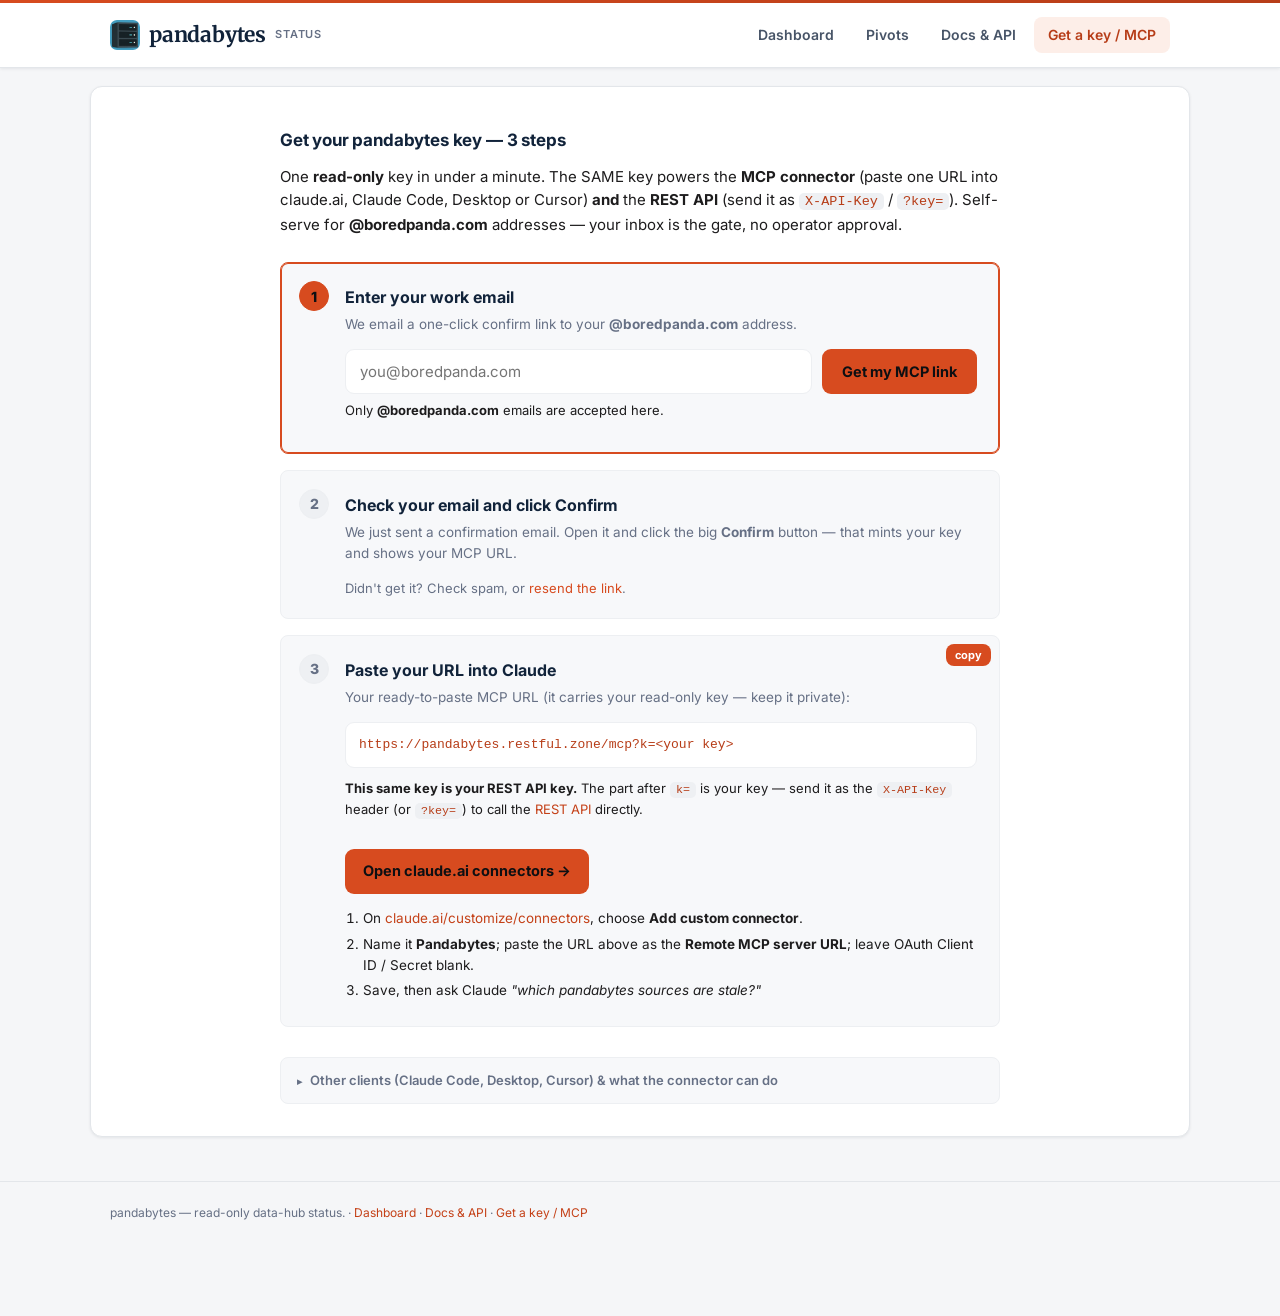
<file: request.html>
<!doctype html>
<html lang="en">
<head>
  <meta charset="utf-8">
  <meta name="viewport" content="width=device-width, initial-scale=1">
  <title>pandabytes — Get a key</title>
  <!-- The standalone "Request a key" page (operator-approval flow) is retired. Getting a key
       is now ONE self-serve 3-step flow on the MCP page, and the SAME key works for both the
       REST API (X-API-Key / ?key=) and the MCP connector (?k=). This page now permanently
       forwards to mcp.html so old bookmarks/links still land on the unified flow. The live
       nginx deploy is additive (never deletes), so this redirect — not a file removal — is
       what retires the page (same pattern as the former ideas.html -> pivots.html redirect). -->
  <link rel="canonical" href="/mcp.html">
  <meta http-equiv="refresh" content="0; url=/mcp.html">
  <script>location.replace('/mcp.html' + location.search + location.hash);</script>
</head>
<body>
  <p>Getting a key moved to the <a href="/mcp.html">Get a key / MCP</a> page — one flow, one key for both the REST API and MCP.</p>
</body>
</html>
</file>
<file: assets/style.css>
/* pandabytes status — LIGHT theme.
   Merges three design languages:
     · BoredPanda  — editorial whitespace + warm orange-red accent (#d74b1f),
                     Merriweather serif wordmark, light-grey page wash.
     · Chartbeat   — clean Inter typography, big tabular-numeral data, soft
                     gridlines, teal/green data-viz palette.
     · Slack       — white cards on a quiet page, subtle borders + soft shadow,
                     rounded corners, friendly hover/active states, status pills.
*/
:root {
  /* ---- Slack-style light chrome ---- */
  --page:        #f5f6f8;   /* page wash (Slack #F8F8FA ~ BP #f0f0f0 blend) */
  --page-deep:   #eceef1;   /* slightly deeper wash for gradients */
  --surface:     #ffffff;   /* cards */
  --surface-2:   #f7f8fa;   /* nested surfaces / hover */
  --surface-3:   #eef0f3;   /* active / pressed */
  --border:      #e3e6ea;   /* Slack-ish #E0E0E0 */
  --border-soft: #edeff2;
  --shadow:      0 1px 3px rgba(15, 23, 42, .08);
  --shadow-lg:   0 6px 20px rgba(15, 23, 42, .10);

  /* ---- text (Chartbeat neutral ramp) ---- */
  --fg:        #1d1c1d;   /* Slack near-black */
  --fg-strong: #11233a;   /* Chartbeat primary blue-black for headlines */
  --fg-dim:    #475467;   /* Chartbeat gray-600 */
  --fg-faint:  #667085;   /* Chartbeat gray-500 */
  --fg-quiet:  #98a2b3;   /* Chartbeat gray-400 */

  /* ---- accents ---- */
  --accent:      #d74b1f;   /* BoredPanda warm orange-red (single primary accent) */
  --accent-deep: #b73d18;
  --accent-soft: #fdeee8;   /* tinted wash for accent fills */
  --link:        #c44017;   /* slightly darker accent for legibility as link */
  --teal:        #1aa6a0;   /* Chartbeat-style data-viz teal */
  --teal-soft:   #e6f6f5;

  /* ---- Slack status palette ---- */
  --fresh:      #2eb67d;    /* green */
  --stale:      #ecb22e;    /* amber */
  --stalled:    #e0973a;    /* deeper amber */
  --frozen:     #5b7795;    /* slate / blue-gray */
  --missing:    #e01e5a;    /* red */
  --deprecated: #98a2b3;    /* muted gray */
  --unknown:    #b0b8c4;    /* quiet neutral */
  --blue:       #36c5f0;    /* Slack accent blue (info) */

  --radius:    12px;
  --radius-sm: 8px;
  --radius-pill: 999px;
  --mono: ui-monospace, SFMono-Regular, "SF Mono", Menlo, Consolas, "Liberation Mono", monospace;
  --sans: "Inter", "Lato", -apple-system, BlinkMacSystemFont, "Segoe UI", Roboto, Helvetica, Arial, sans-serif;
  --serif: "Merriweather", Georgia, "Times New Roman", serif;
}

* { box-sizing: border-box; }

/* visually-hidden, still in the a11y tree + DOM order. Used for the per-page <h1>
   (the visible page heading is the styled .section-title / .doc h2 below it) and any
   other screen-reader-only label. Standard clip-rect technique. */
.sr-only {
  position: absolute !important; width: 1px; height: 1px;
  padding: 0; margin: -1px; overflow: hidden; clip: rect(0, 0, 0, 0);
  white-space: nowrap; border: 0;
}

html { -webkit-text-size-adjust: 100%; scroll-behavior: smooth; }
@media (prefers-reduced-motion: reduce) { html { scroll-behavior: auto; } }
body {
  margin: 0;
  font-family: var(--sans);
  background: var(--page);
  color: var(--fg);
  line-height: 1.55;
  font-size: 15px;
  -webkit-font-smoothing: antialiased;
  text-rendering: optimizeLegibility;
}
a { color: var(--link); text-decoration: none; }
a:hover { text-decoration: underline; }
code, pre { font-family: var(--mono); }

/* ---- layout ---- */
.wrap { max-width: 1100px; margin: 0 auto; padding: 0 20px 72px; }

/* Slack-style top chrome with a thin BoredPanda accent bar on top */
header.site {
  border-bottom: 1px solid var(--border);
  background: var(--surface);
  position: sticky; top: 0; z-index: 30;
  box-shadow: var(--shadow);
}
header.site::before {
  content: ""; display: block; height: 3px;
  background: linear-gradient(90deg, var(--accent) 0%, var(--accent-deep) 100%);
}
header.site .wrap { padding-top: 14px; padding-bottom: 14px; display: flex;
  align-items: center; gap: 16px; flex-wrap: wrap; }

/* BoredPanda-style serif wordmark */
.brand { display: flex; align-items: center; gap: 9px; font-weight: 700; font-size: 21px;
  font-family: var(--serif); color: var(--fg-strong); letter-spacing: -.01em; }
/* Brand logo: flat minimalist panda + server rack, small icon left of the wordmark.
   30px sits balanced against the 21px serif; rounded to echo the logo's own corner. */
.brand-logo { width: 30px; height: 30px; flex: none; border-radius: 7px; display: block; }
/* Legacy accent dot — retained but unused now the logo image fills the slot. */
.brand .dot { width: 16px; height: 16px; border-radius: 5px;
  background: linear-gradient(150deg, var(--accent) 0%, var(--accent-deep) 100%);
  box-shadow: 0 1px 4px rgba(215, 75, 31, .4); flex: none; }
.brand small { color: var(--fg-faint); font-weight: 600; font-size: 11px; font-family: var(--sans);
  text-transform: uppercase; letter-spacing: .08em; align-self: center; }

nav.top { display: flex; gap: 4px; margin-left: auto; flex-wrap: wrap; }
nav.top a { padding: 7px 14px; border-radius: var(--radius-sm); color: var(--fg-dim);
  font-weight: 600; font-size: 14px; transition: background .12s ease, color .12s ease; }
nav.top a:hover { background: var(--surface-2); color: var(--fg); text-decoration: none; }
nav.top a.active { background: var(--accent-soft); color: var(--accent-deep); }

/* ---- hub "pulse" chip — calm, Chartbeat-style one-line summary of overall hub
   health, derived from the same snapshot the board loads (no extra fetch). Sits in
   the header next to the wordmark; each segment is a small status dot + count. A
   deliberately-paused/frozen source counts as "paused", NOT an issue, so a green
   board with one intentional pause reads as healthy. Quiet pill on the surface wash,
   no border-shout — it's an at-a-glance status, not an alert. */
.hub-pulse {
  display: inline-flex; align-items: center; flex-wrap: wrap; gap: 4px 12px;
  margin-left: 4px; padding: 5px 12px; border-radius: var(--radius-pill);
  background: var(--surface-2); border: 1px solid var(--border-soft);
  font-family: var(--sans); font-size: 12px; font-weight: 600; color: var(--fg-dim);
  line-height: 1.1; }
.hub-pulse.is-loading { opacity: .55; }
/* overall verdict word ("All fresh" / "Attention") leads the chip */
.hub-pulse .pulse-verdict { font-weight: 800; color: var(--fg-strong);
  letter-spacing: -.01em; }
.hub-pulse.attn .pulse-verdict { color: #a35d12; }       /* deeper amber when an issue exists */
.hub-pulse .pulse-seg { display: inline-flex; align-items: center; gap: 5px;
  white-space: nowrap; }
.hub-pulse .pulse-dot { width: 8px; height: 8px; border-radius: 50%; flex: none; }
.hub-pulse .pulse-n { font-weight: 800; color: var(--fg); }
.hub-pulse .pulse-sep { color: var(--fg-quiet); }
.pd-fresh   { background: var(--fresh); }
.pd-issue   { background: var(--stale); }                 /* amber for STALE/STALLED/MISSING */
.pd-paused  { background: var(--frozen); }                /* slate for deliberate pause/frozen */
.pd-derived { background: var(--teal); }                  /* derived/pending sources */

/* freshness "updated N ago" stamp — a quiet "as-of" segment trailing the health
   counts. Teal pulsing dot = live snapshot; the relative time keeps ticking on a 30s
   client interval so an editor sees how old the data is at a glance. Goes amber if the
   snapshot falls behind its ~few-minute refresh cadence (a real staleness signal). */
.hub-pulse .pulse-fresh { display: inline-flex; align-items: center; gap: 5px;
  white-space: nowrap; color: var(--fg-quiet); font-weight: 600; }
.hub-pulse .pulse-fresh[hidden] { display: none; }
.hub-pulse .pulse-fresh .pf-lbl { font-weight: 600; }
.hub-pulse .pulse-fresh .pf-ago { font-weight: 800; color: var(--fg-dim);
  font-variant-numeric: tabular-nums; }
.hub-pulse .pulse-fresh .pf-dot { width: 7px; height: 7px; border-radius: 50%; flex: none;
  background: var(--teal); box-shadow: 0 0 0 0 rgba(26, 166, 160, .45);
  animation: pf-pulse 2.6s ease-out infinite; }
@keyframes pf-pulse {
  0%   { box-shadow: 0 0 0 0 rgba(26, 166, 160, .45); }
  70%  { box-shadow: 0 0 0 5px rgba(26, 166, 160, 0); }
  100% { box-shadow: 0 0 0 0 rgba(26, 166, 160, 0); }
}
/* snapshot older than usual → amber dot + amber time, and the "·" before it goes amber
   too, so a behind-refresh state reads as a soft warning, not an alert. */
.hub-pulse .pulse-fresh.is-stale .pf-dot { background: var(--stale); animation: none;
  box-shadow: 0 0 0 2px rgba(236, 178, 46, .22); }
.hub-pulse .pulse-fresh.is-stale .pf-ago { color: #a35d12; }
.hub-pulse .pulse-fresh.is-stale .pf-lbl { color: #a35d12; }
/* respect reduced-motion: hold the dot steady (no pulsing) for those who ask for it. */
@media (prefers-reduced-motion: reduce) {
  .hub-pulse .pulse-fresh .pf-dot { animation: none; }
}

/* ---- key bar ---- */
.keybar {
  display: flex; gap: 8px; align-items: center; flex-wrap: wrap;
  background: var(--surface); border: 1px solid var(--border);
  border-radius: var(--radius); padding: 12px 14px; margin: 18px 0; box-shadow: var(--shadow);
}
.keybar label { font-size: 13px; color: var(--fg-dim); font-weight: 600; }
.keybar input[type=password], .keybar input[type=text], .keybar input[type=email] {
  flex: 1 1 240px; min-width: 0; background: var(--surface-2); border: 1px solid var(--border);
  color: var(--fg); border-radius: var(--radius-sm); padding: 8px 11px; font-family: var(--mono); font-size: 13px;
}
.keybar input:focus { outline: none; border-color: var(--accent); box-shadow: 0 0 0 3px var(--accent-soft); }
button, .btn {
  background: var(--accent); color: #fff; border: 0; border-radius: var(--radius-sm);
  padding: 9px 16px; font-weight: 700; font-size: 13px; cursor: pointer; font-family: var(--sans);
  transition: filter .12s ease, transform .05s ease;
}
button.ghost, .btn.ghost { background: var(--surface); color: var(--fg); border: 1px solid var(--border); }
button:hover { filter: brightness(1.06); }
button:active { transform: translateY(1px); }
button:disabled { opacity: .5; cursor: default; }
.keybar .hint { width: 100%; font-size: 12px; color: var(--fg-faint); }
.keybar .ok { color: var(--fresh); }
.keybar .warn { color: var(--stalled); }

/* ---- section title ---- */
.section-title { font-size: 17px; font-weight: 700; margin: 30px 0 12px; color: var(--fg-strong);
  display: flex; align-items: center; gap: 10px; flex-wrap: wrap; letter-spacing: -.01em; }
.section-title .muted { color: var(--fg-faint); font-weight: 500; font-size: 13px; }

/* land group anchors below the sticky site header (52px) for any direct #grp- deep-link */
.group[id] { scroll-margin-top: 64px; }

/* ════ Pivots page: sticky in-page sub-nav + 3 labeled collapsible sections ════════════
   The six pivots widgets are organised into three labeled sections (Act now · Our
   performance · Competitive intel). The sub-nav is a thin sticky band that jumps to each;
   the section chrome REUSES the source-board collapse grammar (a header that toggles a
   .collapsed class, rotating a caret) so it reads as the same affordance the editor already
   knows — only the class names differ (.pv-* vs the board's .g-*) so the two never collide. */

/* sub-nav: a thin sticky band of pill links, mirroring nav.top a. Sticks just under the
   (sticky, ~52px) site header. Quiet surface wash, no shout — a wayfinding aid, not chrome. */
.pv-subnav {
  position: sticky; top: 52px; z-index: 20;
  display: flex; gap: 6px; flex-wrap: wrap; align-items: center;
  margin: 10px 0 4px; padding: 7px 0;
  background: var(--page);           /* match the page wash so content scrolls cleanly under it */
  border-bottom: 1px solid var(--border-soft);
}
.pv-subnav a {
  padding: 5px 13px; border-radius: var(--radius-sm);
  color: var(--fg-dim); font-weight: 600; font-size: 13px;
  background: var(--surface-2); border: 1px solid var(--border-soft);
  transition: background .12s ease, color .12s ease, border-color .12s ease;
}
.pv-subnav a:hover { background: var(--surface); color: var(--fg); text-decoration: none;
  border-color: var(--border); }

/* one pivots section — same card shell as the board's .group */
.pv-group { background: var(--surface); border: 1px solid var(--border);
  border-radius: var(--radius); overflow: hidden; box-shadow: var(--shadow);
  transition: box-shadow .15s ease; margin-bottom: 14px; }
.pv-group:hover { box-shadow: var(--shadow-lg); }
/* land a section's #anchor below BOTH sticky bars (site header 52px + sub-nav ~40px) */
.pv-group[id] { scroll-margin-top: 104px; }

/* section header — same grammar as .g-head (role=button, caret rotates when collapsed) */
.pv-ghead { display: flex; align-items: center; gap: 9px; padding: 14px 18px; cursor: pointer;
  user-select: none; background: var(--surface); transition: background .12s ease; }
.pv-ghead:hover { background: var(--surface-2); }
.pv-ghead:focus-visible { outline: 2px solid var(--accent); outline-offset: -2px; }
.pv-caret { color: var(--fg-quiet); font-size: 11px; width: 12px; flex: none;
  transition: transform .15s ease; }
.pv-group.collapsed .pv-caret { transform: rotate(-90deg); }
.pv-emoji { font-size: 14px; line-height: 1; flex: none; }
.pv-glabel { font-weight: 700; font-size: 16px; color: var(--fg-strong); letter-spacing: -.01em; }
.pv-gsub { color: var(--fg-faint); font-weight: 500; font-size: 13px; }

/* section body: the widgets live here; hidden when the section is collapsed. The inner
   widget <section>s keep their own .section-title spacing, but the FIRST one shouldn't add
   the big top margin inside the card (the card header already provides the gap). */
.pv-gbody { display: block; padding: 4px 18px 18px; }
.pv-group.collapsed .pv-gbody { display: none; }
.pv-gbody > section:first-child .section-title,
.pv-gbody .pv-two-up > section:first-child .section-title { margin-top: 14px; }

/* Editorial leaders + Efficiency MVPs side-by-side: 2-col on desktop, stacks on mobile.
   Both children are full-width single-card panels, so cap their max-width inside the column
   to 100% (they default to 640/720px standalone). */
.pv-two-up { display: grid; grid-template-columns: 1fr 1fr; gap: 18px; align-items: start; }
.pv-two-up > section { min-width: 0; }   /* let the table cells shrink instead of overflowing */
.pv-two-up .efficiency-panel .lead-card,
.pv-two-up .leaders-panel { max-width: 100%; }
.pv-two-up .leaders-panel { grid-template-columns: 1fr; }  /* the two leader cards stack within their half */
@media (max-width: 760px) {
  .pv-two-up { grid-template-columns: 1fr; }   /* stack the two author tables on mobile */
}

/* ---- grouped board ---- */
.board { display: flex; flex-direction: column; gap: 14px; }

.group { background: var(--surface); border: 1px solid var(--border);
  border-radius: var(--radius); overflow: hidden; box-shadow: var(--shadow);
  transition: box-shadow .15s ease; }
.group:hover { box-shadow: var(--shadow-lg); }
.group.attn { border-color: #f3d9a8; }
.group.attn .g-head { box-shadow: inset 3px 0 0 var(--stale); }

.g-head { display: flex; align-items: center; gap: 10px; padding: 14px 18px; cursor: pointer;
  user-select: none; background: var(--surface); transition: background .12s ease; }
.g-head:hover { background: var(--surface-2); }
.g-head:focus-visible { outline: 2px solid var(--accent); outline-offset: -2px; }
.g-caret { color: var(--fg-quiet); font-size: 11px; width: 12px; transition: transform .15s ease;
  flex: none; }
.group.collapsed .g-caret { transform: rotate(-90deg); }
.g-label { font-weight: 700; font-size: 15px; color: var(--fg-strong); letter-spacing: -.01em; }
.g-attn { color: var(--stale); font-size: 11px; }
.g-count { font-size: 11px; color: var(--fg-faint); text-transform: uppercase; letter-spacing: .05em;
  font-weight: 600; }
.g-rollup { margin-left: auto; display: flex; gap: 6px; flex-wrap: wrap; }
.rs { font-size: 11px; font-weight: 700; padding: 3px 9px; border-radius: var(--radius-pill); letter-spacing: .02em; }
.rs-fresh  { background: rgba(46,182,125,.14); color: #1d7a52; }
.rs-frozen { background: rgba(91,119,149,.14); color: #455c73; }
.rs-issue  { background: rgba(236,178,46,.20); color: #946c08; }
.rs-derived{ background: rgba(152,162,179,.18); color: var(--fg-dim); }

.g-body { display: block; }
.group.collapsed .g-body { display: none; }

/* ---- facet row ---- */
.facet { display: grid; grid-template-columns: 1fr 150px 130px 160px;
  gap: 12px; align-items: center; padding: 13px 18px; border-top: 1px solid var(--border-soft); }
.facet.clickable { cursor: pointer; transition: background .1s ease; }
.facet.clickable:hover { background: var(--surface-2); }
.facet.clickable:focus-visible { outline: 2px solid var(--accent); outline-offset: -2px; }
.facet.open { background: var(--accent-soft); }
.f-name { font-weight: 700; min-width: 0; color: var(--fg-strong); }
.f-name small { display: block; font-weight: 500; color: var(--fg-faint); font-size: 11px;
  text-transform: none; letter-spacing: 0; white-space: nowrap; overflow: hidden; text-overflow: ellipsis; }
.f-metric { font-variant-numeric: tabular-nums; text-align: right; }
.f-metric b { font-size: 18px; font-weight: 800; color: var(--fg-strong); letter-spacing: -.02em; }
.f-metric .mlbl { display: block; font-size: 11px; color: var(--fg-faint); font-weight: 500; }
/* archive/live split: the headline is a historical archive total, captioned so it
   never reads as contradictory next to the brand-new (near-empty) live daily chart. */
.f-metric .mlbl .arch { color: #0f7d78; font-weight: 700; }
.f-metric .arch-cap { display: block; font-size: 10px; line-height: 1.25; color: var(--fg-quiet);
  font-weight: 500; margin-top: 1px; }
/* same-week cite-rate caption on the Reddit→BP citation bridge tile: a quiet coverage stat
   (the provenance behind Cover now's "% covered"), tinted with the derived-source teal so it
   reads as an actionable coverage signal rather than just another grey footnote. */
.f-metric .arch-cap.cite-cap { color: #0f7d78; font-weight: 600; cursor: help; }
.f-badge { text-align: left; }
.f-spark { min-height: 32px; }
.f-spark .synced { font-size: 12px; color: var(--fg-faint); text-align: right; margin-top: 2px; }
/* counterpart caption on the sparkline: marks the short chart as the LIVE daily feed. */
.f-spark .spark-cap { font-size: 10px; line-height: 1.25; color: #0f7d78; font-weight: 600;
  text-align: right; margin-top: 2px; }
.no-series { font-size: 11px; color: var(--fg-quiet); font-style: italic; }

/* status pill (Slack-style) */
.badge { display: inline-flex; align-items: center; gap: 6px; padding: 3px 10px; border-radius: var(--radius-pill);
  font-size: 11px; font-weight: 800; letter-spacing: .03em; }
.badge .swatch { width: 8px; height: 8px; border-radius: 50%; }
.b-FRESH      { background: rgba(46,182,125,.16);  color: #1d7a52; }
.b-STALE      { background: rgba(236,178,46,.20);  color: #946c08; }
.b-STALLED    { background: rgba(224,151,58,.20);  color: #a35d12; }
.b-FROZEN     { background: rgba(91,119,149,.16);  color: #455c73; }
.b-MISSING    { background: rgba(224,30,90,.14);   color: #c2174c; }
.b-DEPRECATED { background: rgba(152,162,179,.20); color: var(--fg-dim); }
.b-UNKNOWN    { background: rgba(176,184,196,.22); color: var(--fg-faint); }
.b-none { background: transparent; color: var(--fg-quiet); font-weight: 600; padding-left: 0; }
/* "tracking just started" pill — daily series began at the live boundary, so the short
   chart is expected, not a gap. Teal (matches the derived/Chartbeat accent), sits next
   to the status badge; wraps under it on narrow facet rows. */
.b-new { background: rgba(26,166,160,.14); color: #0f7d78; margin-top: 4px; }
/* "planned" pill — a catalog-declared nascent build whose small headline is intentional,
   not a stall. Calm slate tone (the FROZEN/blue-gray family) so it reads as a deliberate
   "not fully live yet" state, distinct from green FRESH and from amber issues. Sits beside
   the status badge; wraps under it on narrow rows. */
.b-planned { background: rgba(91,119,149,.14); color: #455c73; margin-top: 4px;
  text-transform: lowercase; letter-spacing: .02em; }
/* "PAUSED" badge — a DELIBERATE pause (the source's own prose says PAUSED, or it's a
   FROZEN/intentionally-not-updated source). Amber-slate so it reads as a calm,
   on-purpose hold — clearly distinct from a green FRESH source AND from a broken
   amber STALLED/STALE. Replaces the raw status badge for paused sources so a chosen
   pause never masquerades as a stall. */
.b-PAUSED { background: rgba(240,166,60,.18); color: #9a5a08; }
.b-PAUSED .swatch { background: var(--frozen); }
.f-badge { display: flex; flex-wrap: wrap; gap: 4px 6px; align-items: flex-start; }
.sw-FRESH { background: var(--fresh);} .sw-STALE{background:var(--stale);} .sw-STALLED{background:var(--stalled);}
.sw-FROZEN{background:var(--frozen);} .sw-MISSING{background:var(--missing);} .sw-DEPRECATED{background:var(--deprecated);}
.sw-UNKNOWN{background:var(--unknown);}

/* expanded chart panel (full-width block under its facet row) */
.detail { padding: 4px 14px 16px; cursor: default; background: var(--accent-soft); }
.detail .chart-wrap { background: var(--surface); border: 1px solid var(--border); border-radius: var(--radius-sm);
  padding: 14px 16px; box-shadow: var(--shadow); }
.detail .chart-meta { font-size: 12px; color: var(--fg-dim); margin-bottom: 10px; display: flex;
  gap: 18px; flex-wrap: wrap; }
.detail .chart-meta b { color: var(--fg-strong); }
.bigchart-holder { position: relative; }
/* horizontally-scrollable rail: the chart renders at a FIXED intrinsic width so the
   30 dated+valued labels stay the same legible size everywhere; when the viewport is
   narrower than the chart (mobile), the rail scrolls instead of cramming the bars. */
.bigchart-scroll { overflow-x: auto; overflow-y: hidden; -webkit-overflow-scrolling: touch;
  scrollbar-width: thin; padding-bottom: 2px; }
/* right-align: when the chart SVG is narrower than the rail, push it to the right edge
   (margin-left:auto, block flow — keeps the rail normally scrollable, unlike flex-end)
   so the newest day (right-packed inside the SVG) is flush right with the empty leading
   slots on the LEFT. When the SVG is WIDER than the rail (mobile), JS scrolls the rail
   to its far-right end so the newest day shows by default; older days scroll into view. */
.bigchart-scroll > .bigchart { margin-left: auto; }
.bigchart-scroll::-webkit-scrollbar { height: 8px; }
.bigchart-scroll::-webkit-scrollbar-thumb { background: var(--border); border-radius: 4px; }
.bigchart { display: block; height: auto; font-family: var(--sans); overflow: visible;
  /* intrinsic px width from the viewBox (set via --cc-w on the element). */
  width: calc(var(--cc-w, 880) * 1px); }
.chart-note { font-size: 11px; color: var(--fg-faint); margin-top: 8px; }
/* source-provided explanation under the chart title (e.g. reddit archive→firehose
   boundary): a quiet info callout so a known step-down doesn't read as broken data. */
.chart-source-note { font-size: 12px; line-height: 1.45; color: var(--fg-dim);
  background: var(--surface-2, #f5f7fa); border-left: 3px solid #1aa6a0;
  border-radius: 4px; padding: 8px 11px; margin: 0 0 12px; }

/* in-SVG text (uses px values in the 880×188 viewBox user space) */
.cc-title { font-size: 13px; font-weight: 800; fill: var(--fg-strong); letter-spacing: -.01em; }
.cc-sub   { font-size: 10.5px; font-weight: 600; fill: var(--fg-faint); }
/* in-SVG legend label for the live-era hatch swatch */
.cc-legend { font-size: 10px; font-weight: 600; fill: var(--fg-dim); }
.cc-yt    { font-size: 9.5px; font-weight: 600; fill: var(--fg-quiet);
  font-variant-numeric: tabular-nums; }
/* per-bar date tick (rotated -60° in the SVG) — one under every bar */
.cc-xt    { font-size: 9px; font-weight: 600; fill: var(--fg-faint);
  font-variant-numeric: tabular-nums; }
/* per-bar value (rotated -90° in the SVG, sits on top of every bar). White halo so
   the number stays crisp where it overlaps a bar; tabular nums for tidy K/M/B. */
.cc-vl    { font-size: 9px; font-weight: 800; fill: var(--fg-dim);
  font-variant-numeric: tabular-nums; paint-order: stroke; stroke: #fff; stroke-width: 2.4px;
  stroke-linejoin: round; }
.cc-vl-zero { fill: var(--fg-faint); font-weight: 700; }
.cc-bar   { cursor: pointer; transition: opacity .1s ease; }
.cc-bar:hover, .cc-bar.cc-hot { opacity: .82; }
.cc-gap   { fill: #ef9aae; }

/* floating value tooltip over the chart */
.cc-tip { position: absolute; z-index: 5; pointer-events: none; min-width: 92px;
  background: var(--fg-strong); color: #fff; border-radius: var(--radius-sm);
  padding: 7px 10px; box-shadow: var(--shadow-lg); font-size: 12px; line-height: 1.35;
  opacity: 0; transform: translateY(2px); transition: opacity .1s ease, transform .1s ease; }
.cc-tip.show { opacity: 1; transform: translateY(0); }
.cc-tip-d { font-size: 11px; font-weight: 600; color: #c8d2e0; margin-bottom: 2px; }
.cc-tip-v { font-size: 15px; font-weight: 800; font-variant-numeric: tabular-nums; letter-spacing: -.01em; }
.cc-tip-v span { font-size: 11px; font-weight: 600; color: #aeb9c9; }
.cc-tip-r { font-size: 11px; color: #aeb9c9; font-variant-numeric: tabular-nums; margin-top: 1px; }
.cc-tip-gap { font-size: 12px; font-weight: 700; color: #f3b6c5; }
.cc-tip-live { font-size: 10.5px; font-weight: 600; color: #8fe3df; margin-top: 3px; }

/* ---- docs in-page nav (sticky TOC) ---- */
/* Two-column layout: a sticky section-nav rail on the left, the doc card on the right.
   The rail lists the page's H2 sections and scroll-spies the one in view (app.js).
   Below 960px it folds above the doc as a horizontal scroll-strip of pills. */
.doc-layout { display: flex; align-items: flex-start; gap: 22px; }
.doc-layout > .doc { flex: 1 1 auto; min-width: 0; }
.doc-toc { flex: 0 0 206px; position: sticky; top: 84px; margin-top: 18px;
  align-self: flex-start; max-height: calc(100vh - 104px); overflow-y: auto; }
.doc-toc-title { font-size: 11px; font-weight: 700; text-transform: uppercase;
  letter-spacing: .07em; color: var(--fg-quiet); padding: 0 12px 8px; }
.doc-toc-nav { display: flex; flex-direction: column; gap: 1px;
  border-left: 2px solid var(--border); }
.doc-toc-nav a { display: block; padding: 6px 12px; margin-left: -2px;
  border-left: 2px solid transparent; color: var(--fg-faint); font-size: 13px;
  font-weight: 600; line-height: 1.35; border-radius: 0 var(--radius-sm) var(--radius-sm) 0;
  transition: color .12s ease, background .12s ease, border-color .12s ease; }
.doc-toc-nav a:hover { color: var(--fg); background: var(--surface-2); text-decoration: none; }
.doc-toc-nav a.active { color: var(--accent-deep); background: var(--accent-soft);
  border-left-color: var(--accent); }
/* keep anchor jumps from hiding the heading under the sticky site header */
.doc h2 { scroll-margin-top: 80px; }

@media (max-width: 960px) {
  /* plain block flow on mobile so the wide pill-strip can't stretch the column
     and push the doc card past the viewport (flex cross-size = widest child). */
  .doc-layout { display: block; }
  /* horizontal scroll-strip of pills, sticky just under the site header */
  .doc-toc { position: sticky; top: 56px; z-index: 20; width: 100%; max-width: 100%;
    margin: 14px 0 0; max-height: none; overflow-x: auto; overflow-y: hidden;
    background: var(--page); padding: 8px 0 6px; -webkit-overflow-scrolling: touch;
    scrollbar-width: none; }
  .doc-toc::-webkit-scrollbar { display: none; }
  .doc-toc-title { display: none; }
  .doc-toc-nav { flex-direction: row; gap: 6px; border-left: 0; width: max-content;
    padding: 0 2px; }
  .doc-toc-nav a { white-space: nowrap; margin-left: 0; border: 1px solid var(--border);
    border-radius: var(--radius-pill); padding: 5px 13px; background: var(--surface);
    font-size: 12.5px; }
  .doc-toc-nav a.active { border-color: var(--accent); }
}

/* ---- docs ---- */
.doc { background: var(--surface); border: 1px solid var(--border); border-radius: var(--radius);
  padding: 10px 26px 28px; margin-top: 18px; box-shadow: var(--shadow); }
.doc h2 { font-family: var(--serif); color: var(--fg-strong); border-bottom: 1px solid var(--border-soft);
  padding-bottom: 10px; margin-top: 32px; letter-spacing: -.01em; }
.doc h3 { margin-top: 26px; color: var(--fg-strong); scroll-margin-top: 80px; }
.doc p, .doc li { color: var(--fg); }

/* hover/focus "#" deep-link anchor on each heading. Inline so it never overlaps
   the H2 underline; reveals on heading hover or keyboard focus, copies the URL. */
.doc h2, .doc h3 { position: relative; }
.doc .hanchor {
  display: inline-block; margin-left: .35em; padding: 0 .15em;
  color: var(--accent); font-weight: 700; text-decoration: none;
  font-family: var(--sans); font-size: .72em; line-height: 1;
  opacity: 0; transform: translateY(-1px); transition: opacity .12s ease, color .12s ease;
  vertical-align: middle; cursor: pointer; user-select: none;
}
.doc h2:hover .hanchor, .doc h3:hover .hanchor, .doc .hanchor:focus-visible { opacity: 1; }
.doc .hanchor:hover { color: var(--accent-deep); }
.doc .hanchor:focus-visible { opacity: 1; outline: 2px solid var(--accent);
  outline-offset: 2px; border-radius: 4px; }
@media (hover: none) { .doc .hanchor { opacity: .5; } } /* always visible on touch */

/* "$ curl" copy button on each REST-endpoint H3. On-theme accent-soft pill that
   reveals on heading hover/focus (matches .hanchor), copies a paste-ready curl via
   PB.initEndpointCurl + PB.toast. Sits inline after the endpoint <code>. */
.doc h3 .curlbtn {
  display: inline-flex; align-items: center; gap: .35em;
  margin-left: .5em; vertical-align: middle;
  font-family: var(--sans); font-size: 11px; font-weight: 600; line-height: 1;
  padding: 3px 9px; border-radius: var(--radius-pill);
  color: var(--accent-deep); background: var(--accent-soft);
  border: 1px solid #f4c9b6; cursor: pointer; user-select: none;
  opacity: 0; transition: opacity .12s ease, background .12s ease, color .12s ease;
}
.doc h3:hover .curlbtn, .doc h3 .curlbtn:focus-visible { opacity: 1; }
.doc h3 .curlbtn:hover { background: var(--accent); color: #fff; border-color: var(--accent); }
.doc h3 .curlbtn:focus-visible { opacity: 1; outline: 2px solid var(--accent); outline-offset: 2px; }
.doc h3 .curlbtn .curlbtn-i { font-family: var(--mono); opacity: .65; font-weight: 700; }
.doc h3 .curlbtn:hover .curlbtn-i { opacity: .9; }
@media (hover: none) { .doc h3 .curlbtn { opacity: .85; } } /* always visible on touch */

/* toast confirmation (shared PB.toast host) */
.doc-toast {
  position: fixed; left: 50%; bottom: 26px; transform: translate(-50%, 12px);
  background: var(--fg-strong); color: #fff; font-size: 13px; font-weight: 600;
  padding: 9px 16px; border-radius: var(--radius-pill); box-shadow: var(--shadow-lg);
  opacity: 0; pointer-events: none; z-index: 60;
  transition: opacity .16s ease, transform .16s ease;
}
.doc-toast.show { opacity: 1; transform: translate(-50%, 0); }
@media (prefers-reduced-motion: reduce) { .doc-toast { transition: opacity .16s ease; } }
.doc table { width: 100%; border-collapse: collapse; margin: 14px 0; font-size: 14px; }
.doc th, .doc td { text-align: left; padding: 8px 11px; border-bottom: 1px solid var(--border-soft); }
.doc th { color: var(--fg-faint); font-size: 12px; text-transform: uppercase; letter-spacing: .05em; }
.doc td code { font-size: 12px; }
/* MCP tool tables: signatures can be long, so let cells wrap (no horizontal overflow)
   and give the first (tool) column a stable minimum so signatures stay readable. */
.doc table.mcp-tools td:first-child { white-space: normal; }
.doc table.mcp-tools td code, .doc table.mcp-tools th { overflow-wrap: anywhere; word-break: break-word; }
/* horizontal-scroll rail for any wide doc table on narrow viewports */
.doc-table-scroll { overflow-x: auto; -webkit-overflow-scrolling: touch; margin: 14px 0; }
.doc-table-scroll > table { margin: 0; }
pre { background: #0f1b2d; border: 1px solid #16263c; border-radius: var(--radius-sm); padding: 14px 16px;
  overflow-x: auto; font-size: 13px; position: relative; color: #d6e2f0; }
pre code { color: #d6e2f0; }
code:not(pre code) { background: var(--surface-3); padding: 1px 6px; border-radius: 5px; font-size: .9em;
  color: var(--accent-deep); }
/* The "copy" button floats top-right of its <pre>. Reserve a top gutter on any code
   block that has one so the command starts BELOW the button instead of running under
   it (the old top:8/text-at-16 overlap clipped the command's right side at both 1440
   and 390 widths). :has() reserves the gutter only where a button exists; a plain
   fallback keeps the button clear of the text on engines without :has(). */
pre:has(> .copybtn) { padding-top: 40px; }
.copybtn { position: absolute; top: 8px; right: 8px; font-size: 11px; padding: 4px 9px; z-index: 2; }
.catalog-grid { display: grid; grid-template-columns: repeat(auto-fill, minmax(280px,1fr)); gap: 12px; margin: 14px 0; }
.catalog-card { background: var(--surface-2); border: 1px solid var(--border); border-radius: var(--radius-sm); padding: 13px 15px; }
.catalog-card .cid { font-weight: 700; font-family: var(--mono); font-size: 13px; color: var(--fg-strong); }
.catalog-card .ckind { float: right; font-size: 10px; color: var(--fg-faint); text-transform: uppercase; letter-spacing: .04em; }
.catalog-card .clabel { font-size: 13px; color: var(--fg-dim); margin-top: 4px; }
.catalog-card .cmetric { font-size: 11px; color: var(--fg-faint); margin-top: 6px; }

/* ---- key request form ---- */
.formcard { background: var(--surface); border: 1px solid var(--border); border-radius: var(--radius);
  padding: 20px 22px; margin-top: 18px; max-width: 560px; box-shadow: var(--shadow); }
.formcard h3 { margin-top: 0; color: var(--fg-strong); }
.formcard .field { display: flex; gap: 8px; margin: 12px 0; flex-wrap: wrap; }
.formcard input[type=email] { flex: 1 1 240px; background: var(--surface-2); border: 1px solid var(--border);
  color: var(--fg); border-radius: var(--radius-sm); padding: 10px 12px; font-size: 14px; }
.formcard input[type=email]:focus { outline: none; border-color: var(--accent); box-shadow: 0 0 0 3px var(--accent-soft); }
.formcard .result { font-size: 13px; margin-top: 8px; padding: 10px 12px; border-radius: var(--radius-sm); display: none; }
.formcard .result.show { display: block; }
.formcard .result.ok { background: rgba(46,182,125,.12); color: #1d7a52; }
.formcard .result.err { background: rgba(224,30,90,.10); color: #c2174c; }

/* ---- misc ---- */
.banner { background: var(--accent-soft); border: 1px solid #f4c9b6; color: var(--accent-deep);
  border-radius: var(--radius); padding: 11px 15px; font-size: 13px; margin: 14px 0; }
.banner.err { background: rgba(224,30,90,.08); border-color: #f5b9cb; color: #c2174c; }

/* board-level degraded-snapshot warning banner (board_error set in snapshot.json).
   Thin amber strip at the top of the board — calm informational, not alarming. */
.board-err-banner {
  background: rgba(236,178,46,.13);
  border: 1px solid rgba(236,178,46,.45);
  color: #7a5800;
  border-radius: var(--radius-sm);
  padding: 9px 14px;
  font-size: 12.5px;
  font-weight: 600;
  margin-bottom: 10px;
  line-height: 1.4;
}

footer.site { border-top: 1px solid var(--border); color: var(--fg-faint); font-size: 12px;
  padding: 22px 0; margin-top: 44px; }
/* footer links get a small inline tap-padding on touch so the ~14px-tall links are
   comfortably tappable on mobile without changing the desktop layout. */
@media (hover: none) {
  footer.site a { display: inline-block; padding: 6px 2px; }
}
.loading { color: var(--fg-faint); padding: 30px; text-align: center; }
.src-err { font-size: 11px; color: var(--missing); }
.tip { font-size: 11px; color: var(--fg-faint); }
.tip code { background: var(--surface-3); padding: 1px 6px; border-radius: 5px; color: var(--accent-deep); }

@media (max-width: 720px) {
  .wrap { padding-left: 14px; padding-right: 14px; }
  .facet { grid-template-columns: 1fr auto; grid-template-areas:
      "name badge" "metric metric" "spark spark"; gap: 8px 10px; }
  .f-name { grid-area: name; }
  .f-badge { grid-area: badge; text-align: right; }
  .f-metric { grid-area: metric; text-align: left; }
  .f-metric b { font-size: 20px; }
  .f-spark { grid-area: spark; }
  .f-spark .synced { text-align: left; }
  .f-spark .spark-cap { text-align: left; }
  .g-rollup { margin-left: 0; width: 100%; }
  .g-head { flex-wrap: wrap; }
  /* On mobile the site header wraps to ~2 lines (brand + nav), so it's taller than the
     52px the sub-nav sticks under — pinning the sub-nav would overlap content. Make it
     static near the top of the scroll instead (it's thin + sits just below the H1). */
  .pv-subnav { position: static; top: auto; }
  .pv-glabel { font-size: 15px; }
  .pv-ghead { gap: 8px; padding: 13px 14px; }
  .pv-gbody { padding: 2px 12px 14px; }
  nav.top { width: 100%; margin-left: 0; }
  .brand { width: 100%; }
  /* pulse chip drops to its own full-width line under the wordmark on mobile,
     so the header never overflows; it wraps internally if segments are many. */
  .hub-pulse { width: 100%; margin-left: 0; order: 3; box-sizing: border-box; }
  .detail .chart-meta { gap: 10px; }
}

/* ---- Usage panel ---- */
.usage-panel {
  background: var(--surface); border: 1px solid var(--border);
  border-radius: var(--radius); box-shadow: var(--shadow);
  overflow: hidden;
}
.usage-channels {
  display: grid;
  grid-template-columns: repeat(auto-fit, minmax(180px, 1fr));
  gap: 0;
}
.usage-channel {
  padding: 18px 22px; border-right: 1px solid var(--border-soft);
}
.usage-channel:last-child { border-right: none; }
.usage-ch-label {
  font-size: 11px; text-transform: uppercase; letter-spacing: .06em;
  font-weight: 700; color: var(--fg-faint); margin-bottom: 6px;
}
.usage-ch-today {
  font-size: 28px; font-weight: 800; letter-spacing: -.03em;
  color: var(--fg-strong); font-variant-numeric: tabular-nums; line-height: 1;
}
.usage-ch-7d {
  font-size: 12px; color: var(--fg-dim); margin-top: 4px; font-variant-numeric: tabular-nums;
}
.usage-ch-tag {
  display: inline-block; margin-top: 6px; font-size: 10px; font-weight: 700;
  padding: 2px 8px; border-radius: var(--radius-pill);
  background: var(--teal-soft); color: #0f7d78; letter-spacing: .03em;
}
.usage-ch-tag.tag-api  { background: var(--accent-soft); color: var(--accent-deep); }
.usage-ch-tag.tag-mcp  { background: rgba(54,197,240,.14); color: #1070a0; }
.usage-footer {
  display: flex; align-items: center; gap: 16px; flex-wrap: wrap;
  padding: 12px 22px; border-top: 1px solid var(--border-soft);
  background: var(--surface-2);
}
.usage-users {
  font-size: 13px; color: var(--fg-dim); font-weight: 500;
}
.usage-users b { color: var(--fg-strong); font-weight: 800; }
.usage-note {
  font-size: 11px; color: var(--fg-quiet); margin-left: auto;
}
.usage-spark-wrap {
  width: 100%; padding: 0 22px 14px; border-top: 1px solid var(--border-soft);
}
.usage-spark-title {
  font-size: 11px; font-weight: 700; color: var(--fg-faint); text-transform: uppercase;
  letter-spacing: .05em; margin: 12px 0 6px;
  display: flex; align-items: baseline; flex-wrap: wrap; gap: 4px 8px;
}
/* nascent-series caption beside the "Daily volume" title — usage tracking just began,
   so the short series is expected. Teal (the Chartbeat/derived accent, matches the
   board's "tracking just started" affordance), normal-case + lighter weight so it reads
   as a calm note rather than part of the uppercase label. */
.usage-spark-cap {
  font-size: 10.5px; font-weight: 600; color: #0f7d78;
  text-transform: none; letter-spacing: 0;
}
.usage-spark-wrap svg.spark { display: block; width: 100%; height: 36px; }
@media (max-width: 600px) {
  .usage-channels { grid-template-columns: 1fr 1fr; }
  .usage-channel { border-right: none; border-bottom: 1px solid var(--border-soft); }
  .usage-channel:nth-child(odd) { border-right: 1px solid var(--border-soft); }
  .usage-channel:last-child { border-bottom: none; }
}

/* ---- editorial leaders (top authors + categories) ----
   Additive panel below the source board: the one EDITORIAL read on an otherwise
   infra-only status page. Two cards side by side (authors / categories), each a
   compact Chartbeat-style ranking table with an inline teal pageviews bar-meter.
   Renders from snapshot.editorial_leaders (no key, no extra fetch). */
.leaders-panel {
  display: grid;
  grid-template-columns: repeat(auto-fit, minmax(340px, 1fr));
  gap: 14px;
}
.lead-card {
  background: var(--surface); border: 1px solid var(--border);
  border-radius: var(--radius); box-shadow: var(--shadow); overflow: hidden;
}
.lead-card-title {
  font-size: 11px; text-transform: uppercase; letter-spacing: .06em;
  font-weight: 700; color: var(--fg-faint);
  padding: 13px 18px 11px; border-bottom: 1px solid var(--border-soft);
  background: var(--surface-2);
}
.lead-table {
  width: 100%; border-collapse: collapse; font-variant-numeric: tabular-nums;
}
.lead-table thead th {
  font-size: 10px; text-transform: uppercase; letter-spacing: .05em;
  font-weight: 700; color: var(--fg-quiet); text-align: right;
  padding: 9px 14px 7px; border-bottom: 1px solid var(--border-soft); white-space: nowrap;
}
.lead-table th.lead-name { text-align: left; }
.lead-table tbody td {
  padding: 8px 14px; font-size: 13px; color: var(--fg-dim);
  border-bottom: 1px solid var(--border-soft); text-align: right; white-space: nowrap;
}
.lead-table tbody tr:last-child td { border-bottom: none; }
.lead-table tbody tr:hover td { background: var(--surface-2); }
.lead-rank {
  width: 24px; text-align: right; color: var(--fg-quiet);
  font-weight: 700; font-size: 12px;
}
.lead-name {
  text-align: left !important; color: var(--fg-strong); font-weight: 600;
  max-width: 0; width: 42%; overflow: hidden; text-overflow: ellipsis;
}
.lead-arts { color: var(--fg-faint); font-size: 12px; }
/* pageviews cell: an inline horizontal bar-meter (teal, relative to the top row)
   sitting BEHIND the right-aligned number — the at-a-glance ranking signal. */
.lead-pv {
  position: relative; min-width: 110px; color: var(--fg-strong); font-weight: 700;
}
.lead-bar {
  position: absolute; left: 0; top: 50%; transform: translateY(-50%);
  height: 60%; background: var(--teal-soft); border-radius: var(--radius-sm);
  z-index: 0; pointer-events: none;
}
.lead-pv-n { position: relative; z-index: 1; }
.lead-eng { color: var(--fg-faint); font-size: 12px; min-width: 56px; }
@media (max-width: 560px) {
  .lead-table tbody td, .lead-table thead th { padding-left: 10px; padding-right: 10px; }
  .lead-name { width: 38%; }
}

/* ---- "Efficiency MVPs" — engaged-sessions/article leaderboard ----
   Reuses the .lead-* leaderboard table chrome (same card, table, rank, name, bar-meter)
   so it reads as a sibling of Editorial leaders; only the category chip + the caveat
   footnote are new. Single full-width card (one ranking, not the two-up authors/categories
   grid), so it stretches rather than sitting in a half-width column. */
.efficiency-panel { display: block; }
.efficiency-panel .lead-card { max-width: 640px; }
/* the author's winning lane, a small inline chip after the name (quiet, not a second column
   so it survives the mobile name truncation gracefully — wraps under the name on narrow). */
.ef-cat {
  display: inline-block; margin-left: 10px; padding: 1px 7px;
  font-size: 10px; font-weight: 700; letter-spacing: .02em;
  color: var(--teal); background: var(--teal-soft);
  border-radius: 999px; vertical-align: middle; white-space: nowrap;
}
/* In the Efficiency MVPs table the author name + its category chip share one .lead-name
   cell. The base .lead-name clips overflow (single-line ellipsis), which jammed/clipped the
   chip when the name was long. Let the chip's left margin always read by allowing the cell to
   wrap (name + chip) instead of hard-truncating, so the two never run together. */
.efficiency-panel .lead-name { white-space: normal; overflow: visible; }
/* caveat footnote — same quiet-footnote grammar as cover-now / movers / lopsided. */
.lead-foot {
  font-size: 11px; color: var(--fg-quiet); line-height: 1.45;
  padding: 9px 4px 0; max-width: 760px;
}
@media (max-width: 560px) {
  .efficiency-panel .lead-card { max-width: 100%; }
  /* on narrow screens let the chip drop below the name so neither truncates the other. */
  .efficiency-panel .lead-name { white-space: normal; }
  .ef-cat { margin-left: 0; margin-top: 3px; }
}

/* ---- "What competitors are winning" — MSN/AOL top-stories leaderboard ----
   Reuses the .lead-* table chrome (card/table/rank/name/bar-meter) so it reads as a sibling
   of Efficiency MVPs. The Story cell stacks an outlet badge + linked headline (+ a category
   chip where the source URL maps cleanly) over a quiet publisher line; the name cell WRAPS
   here (multi-line headlines) rather than truncating. Single full-width card. */
.competitors-panel { display: block; }
.competitors-panel .lead-card { max-width: 720px; }
/* the Story cell holds wrapping multi-line content, so override the single-line .lead-name. */
.competitors-panel .lead-name {
  white-space: normal; max-width: none; width: auto; line-height: 1.4;
  padding-top: 9px; padding-bottom: 9px;
}
.cw-title {
  color: var(--fg-strong); font-weight: 600; text-decoration: none;
}
.cw-title:hover { text-decoration: underline; }
/* outlet badge — a small MSN/AOL pill leading the headline. */
.cw-outlet {
  display: inline-block; margin-right: 7px; padding: 1px 7px;
  font-size: 10px; font-weight: 800; letter-spacing: .03em;
  border-radius: 999px; vertical-align: middle; white-space: nowrap;
}
.cw-out-msn { color: var(--teal); background: var(--teal-soft); }
.cw-out-aol { color: var(--fg-quiet); background: var(--surface-2); border: 1px solid var(--border-soft); }
/* quiet publisher line under the headline. */
.cw-pub {
  margin-top: 3px; font-size: 11px; font-weight: 400; color: var(--fg-quiet);
}
@media (max-width: 560px) {
  .competitors-panel .lead-card { max-width: 100%; }
}

/* ---- "Where to beat them" — competitor OPPORTUNITY gaps (actionable sibling) ----
   Reuses the .lead-* table chrome (card/table/rank/name/bar-meter) so it reads as a sibling of
   "What competitors are winning" directly above it. The topic cell stacks a topic name + a
   coverage-gap chip over the BP article count + a quiet example story; the name cell WRAPS here
   (multi-line) like the competitors widget. The coverage chip uses the page's warm "do this"
   accent for ABSENT/THIN (the opportunity) and quiet teal for WELL-COVERED (no gap), echoing
   the Cover-now accent rail so the two actionable surfaces read as a family. */
.opportunities-panel { display: block; }
.opportunities-panel .lead-card { max-width: 760px; }
/* the Topic cell holds wrapping multi-line content, so override the single-line .lead-name. */
.opportunities-panel .lead-name {
  white-space: normal; max-width: none; width: auto; line-height: 1.4;
  padding-top: 9px; padding-bottom: 9px;
}
.co-bucket { color: var(--fg-strong); font-weight: 700; margin-right: 8px; }
/* coverage-gap chip — the at-a-glance "how thin is BP here" signal. */
.co-cov {
  display: inline-block; padding: 1px 7px;
  font-size: 10px; font-weight: 800; letter-spacing: .02em;
  border-radius: 999px; vertical-align: middle; white-space: nowrap;
}
.co-cov-absent { color: #fff; background: var(--accent); }                 /* biggest gap → strongest */
.co-cov-thin   { color: var(--accent-deep); background: var(--accent-soft); border: 1px solid #f4c9b6; }
.co-cov-mid    { color: var(--fg-quiet); background: var(--surface-2); border: 1px solid var(--border-soft); }
.co-cov-well   { color: var(--teal); background: var(--teal-soft); }       /* well-covered → no gap (quiet) */
/* BP article count under the topic, then a quiet example competitor story. */
.co-arts { margin-top: 4px; font-size: 11px; font-weight: 400; color: var(--fg-quiet); }
.co-ex {
  margin-top: 3px; font-size: 11px; font-weight: 400; color: var(--fg-quiet);
  line-height: 1.35; max-width: 480px;
}
.co-ex-q { color: var(--fg-faint); font-style: italic; }
.co-ex-pub { color: var(--fg-faint); }
/* the opportunity score — the ranking number, right-aligned + tabular like .lead-eng. */
.co-score {
  color: var(--accent-deep); font-weight: 700; font-size: 12px;
  min-width: 56px; text-align: right; font-variant-numeric: tabular-nums;
}
.lead-table th.co-score { text-align: right; }
@media (max-width: 560px) {
  .opportunities-panel .lead-card { max-width: 100%; }
  .co-ex { max-width: 100%; }
}

/* ---- "Cover now" — today's actionable coverage opportunities ----
   The morning-editor read, ABOVE the source board. A compact, scannable card list of the
   specific fresh on-brand viral posts BP hasn't covered, ranked by upvote velocity. Built
   mobile-first: each card is a single tappable row (rank · title · compact metric line) so
   the most actionable thing sits above the fold on a phone. Accent-tinted to read as the
   page's one "do this" surface (vs the neutral status board). Renders from snapshot.cover_now. */
.cover-now-panel { margin-bottom: 6px; }
.cn-list {
  background: var(--surface); border: 1px solid var(--border);
  border-radius: var(--radius); box-shadow: var(--shadow); overflow: hidden;
}
.cn-card {
  display: flex; align-items: flex-start; gap: 12px;
  padding: 12px 16px; border-bottom: 1px solid var(--border-soft);
  border-left: 3px solid var(--accent);   /* the page's one "do this" accent rail */
  transition: background .12s ease;
}
.cn-card:last-child { border-bottom: none; }
.cn-card:hover { background: var(--accent-soft); }
.cn-rank {
  flex: 0 0 auto; min-width: 18px; text-align: center;
  font-weight: 800; font-size: 13px; color: var(--accent);
  font-variant-numeric: tabular-nums; line-height: 1.5;
}
.cn-body { flex: 1 1 auto; min-width: 0; }
.cn-titlewrap { margin-bottom: 4px; }
.cn-title {
  font-size: 14.5px; font-weight: 600; color: var(--fg-strong);
  line-height: 1.35; text-decoration: none;
  display: -webkit-box; -webkit-line-clamp: 2; -webkit-box-orient: vertical; overflow: hidden;
}
a.cn-title:hover { color: var(--link); text-decoration: underline; }
.cn-meta {
  display: flex; flex-wrap: wrap; align-items: center; gap: 0 6px;
  font-size: 12px; color: var(--fg-faint); font-variant-numeric: tabular-nums;
}
.cn-up  { color: var(--fresh); font-weight: 700; }   /* upvotes — green like the fresh status */
.cn-vel { color: var(--accent-deep); font-weight: 700; }   /* velocity — the ranking signal */
.cn-age { color: var(--fg-quiet); }
.cn-cov { color: var(--fg-faint); }
.cn-dot { color: var(--fg-quiet); }
.cn-foot {
  font-size: 11px; color: var(--fg-quiet); line-height: 1.45;
  padding: 9px 4px 0; max-width: 760px;
}
@media (max-width: 560px) {
  .cn-card { padding: 11px 13px; gap: 10px; }
  .cn-title { font-size: 14px; }
  .cn-meta { font-size: 11.5px; }
}

/* ---- "Movers today" — paired with Cover now: already-published articles surging.
   Chartbeat-style rows. Same card grammar as .cn-* but a GREEN "up" rail/jump (a rising
   metric, vs the accent "do this" of cover-now), so the two reads are visually distinct
   while sitting together above the board. Renders from snapshot.movers. */
.movers-panel { margin-bottom: 6px; }
.mv-list {
  background: var(--surface); border: 1px solid var(--border);
  border-radius: var(--radius); box-shadow: var(--shadow); overflow: hidden;
}
.mv-card {
  display: flex; align-items: flex-start; gap: 12px;
  padding: 12px 16px; border-bottom: 1px solid var(--border-soft);
  border-left: 3px solid var(--fresh);    /* green "up" rail — a rising signal */
  transition: background .12s ease;
}
.mv-card:last-child { border-bottom: none; }
.mv-card:hover { background: #f1faf5; }    /* faint green wash on hover */
.mv-rank {
  flex: 0 0 auto; min-width: 18px; text-align: center;
  font-weight: 800; font-size: 13px; color: var(--fresh);
  font-variant-numeric: tabular-nums; line-height: 1.5;
}
.mv-body { flex: 1 1 auto; min-width: 0; }
.mv-titlewrap { margin-bottom: 4px; }
.mv-title {
  font-size: 14.5px; font-weight: 600; color: var(--fg-strong);
  line-height: 1.35; text-decoration: none;
  display: -webkit-box; -webkit-line-clamp: 2; -webkit-box-orient: vertical; overflow: hidden;
}
a.mv-title:hover { color: var(--link); text-decoration: underline; }
.mv-meta {
  display: flex; flex-wrap: wrap; align-items: center; gap: 0 6px;
  font-size: 12px; color: var(--fg-faint); font-variant-numeric: tabular-nums;
}
.mv-pv   { color: var(--fg-strong); font-weight: 700; }   /* pageviews — the headline number */
.mv-jump { color: var(--fresh); font-weight: 700; }       /* the jump — green, the ranking signal */
.mv-by   { color: var(--fg-quiet); }
.mv-dot  { color: var(--fg-quiet); }
.mv-foot {
  font-size: 11px; color: var(--fg-quiet); line-height: 1.45;
  padding: 9px 4px 0; max-width: 760px;
}
@media (max-width: 560px) {
  .mv-card { padding: 11px 13px; gap: 10px; }
  .mv-title { font-size: 14px; }
  .mv-meta { font-size: 11.5px; }
}
</file>
